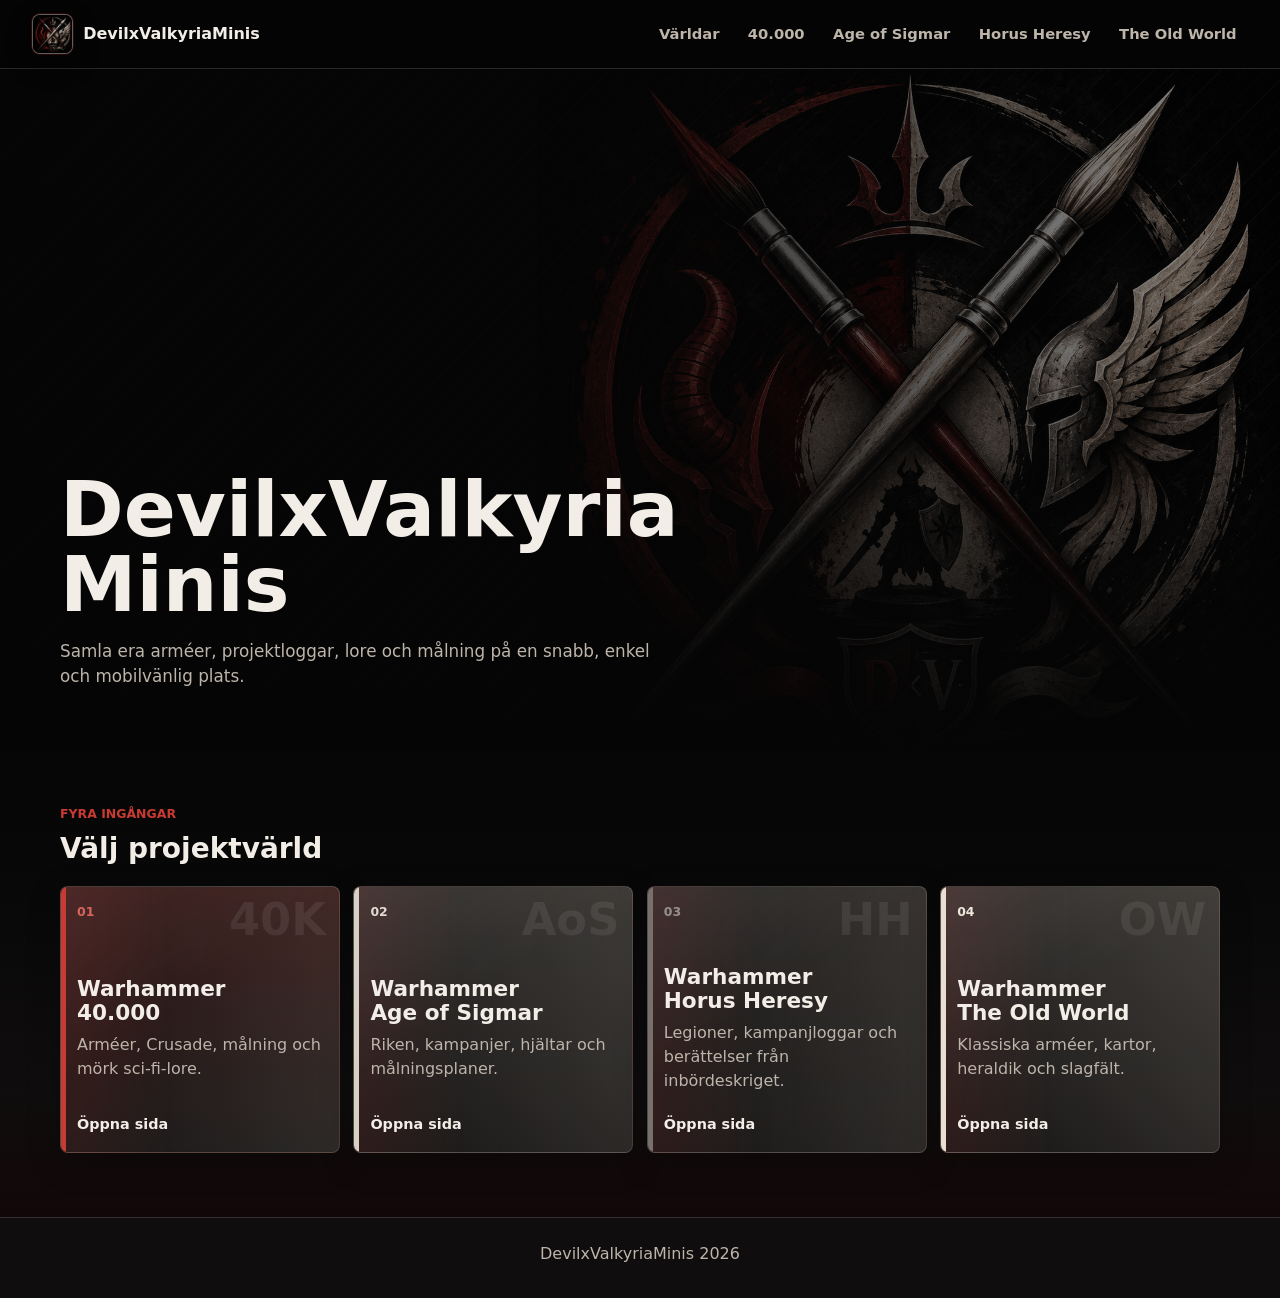
<file: index.html>
<!doctype html>
<html lang="sv">
  <head>
    <meta charset="utf-8" />
    <meta name="viewport" content="width=device-width, initial-scale=1" />
    <meta http-equiv="refresh" content="0; url=Homepage/" />
    <title>DevilxValkyriaMinis</title>
    <link rel="canonical" href="Homepage/" />
    <link rel="icon" type="image/png" href="assets/images/Main_Emblem.png" />
    <link rel="stylesheet" href="assets/css/styles.css" />
    <script>
      window.location.replace("Homepage/");
    </script>
  </head>
  <body class="redirect-page">
    <main class="redirect-box">
      <p>Skickar vidare till Homepage.</p>
      <a href="Homepage/">Gå till Homepage</a>
    </main>
  </body>
</html>
</file>
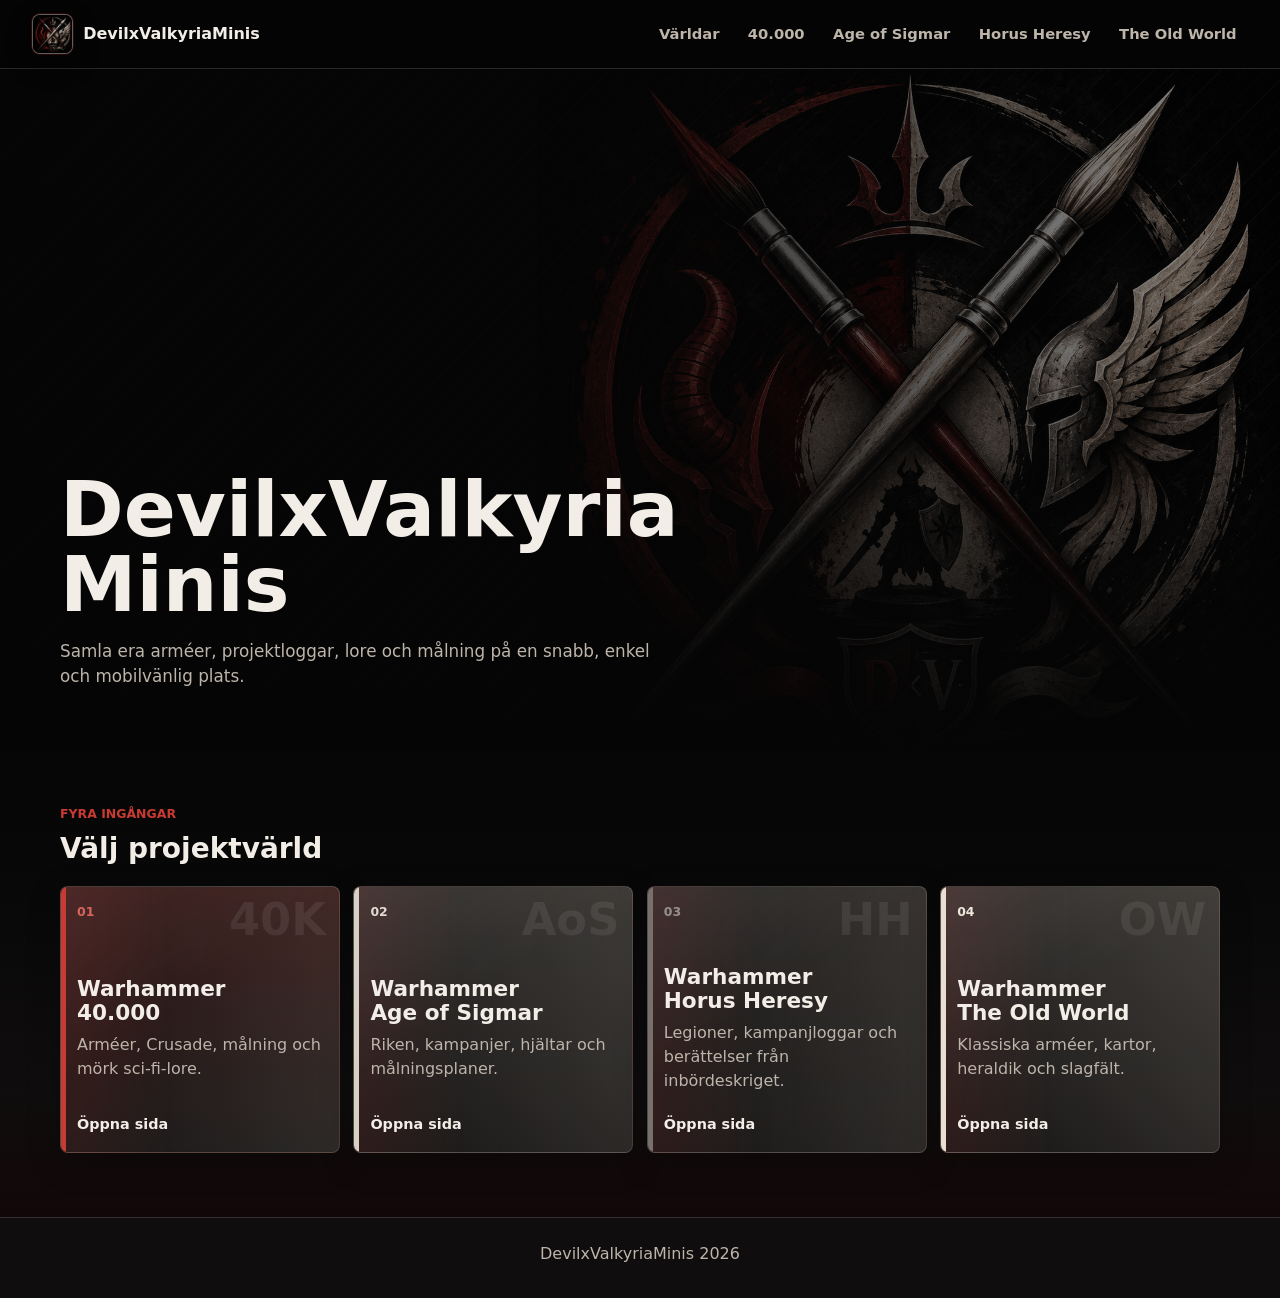
<file: Homepage/index.html>
<!doctype html>
<html lang="sv">
  <head>
    <meta charset="utf-8" />
    <meta name="viewport" content="width=device-width, initial-scale=1" />
    <title>DevilxValkyriaMinis</title>
    <meta
      name="description"
      content="DevilxValkyriaMinis är en lätt och smidig hobbycentral för Warhammer-projekt, arméer, målning och berättelser."
    />
    <link rel="icon" type="image/png" href="../assets/images/Main_Emblem.png" />
    <link rel="stylesheet" href="../assets/css/styles.css" />
    <script src="../assets/js/main.js" defer></script>
  </head>
  <body class="home-page">
    <a class="skip-link" href="#main">Hoppa till innehåll</a>

    <header class="site-header" aria-label="Sidhuvud">
      <a class="brand" href="./" aria-label="DevilxValkyriaMinis hem">
        <span class="brand__mark" aria-hidden="true">
          <img src="../assets/images/Main_Emblem_icon.jpg" alt="" />
        </span>
        <span>DevilxValkyriaMinis</span>
      </a>
      <button
        class="menu-toggle"
        type="button"
        aria-label="Öppna meny"
        aria-controls="site-menu"
        aria-expanded="false"
      >
        <span aria-hidden="true"></span>
        <span aria-hidden="true"></span>
        <span aria-hidden="true"></span>
      </button>
      <nav class="top-nav" id="site-menu" aria-label="Huvudnavigation">
        <a href="#systems">Världar</a>
        <a href="../pages/warhammer-40000.html">40.000</a>
        <a href="../pages/age-of-sigmar.html">Age of Sigmar</a>
        <a href="../pages/horus-heresy.html">Horus Heresy</a>
        <a href="../pages/the-old-world.html">The Old World</a>
      </nav>
    </header>

    <main id="main">
      <section class="hero" aria-labelledby="home-title">
        <div class="hero__media" aria-hidden="true"></div>
        <div class="hero__content">
          <h1 id="home-title">Devilx<wbr />Valkyria<wbr />Minis</h1>
          <p>
            Samla era arméer, projektloggar, lore och målning på en snabb,
            enkel och mobilvänlig plats.
          </p>
        </div>
      </section>

      <section class="system-section" id="systems" aria-labelledby="systems-title">
        <div class="section-heading">
          <p class="kicker">Fyra ingångar</p>
          <h2 id="systems-title">Välj projektvärld</h2>
        </div>

        <div class="system-grid">
          <a class="system-card card-40k" href="../pages/warhammer-40000.html" data-card>
            <span class="system-card__eyebrow">01</span>
            <span class="system-card__glyph" aria-hidden="true">40K</span>
            <h3>Warhammer 40.000</h3>
            <p>Arméer, Crusade, målning och mörk sci-fi-lore.</p>
            <span class="system-card__footer">Öppna sida</span>
          </a>

          <a class="system-card card-aos" href="../pages/age-of-sigmar.html" data-card>
            <span class="system-card__eyebrow">02</span>
            <span class="system-card__glyph" aria-hidden="true">AoS</span>
            <h3>Warhammer Age of Sigmar</h3>
            <p>Riken, kampanjer, hjältar och målningsplaner.</p>
            <span class="system-card__footer">Öppna sida</span>
          </a>

          <a class="system-card card-heresy" href="../pages/horus-heresy.html" data-card>
            <span class="system-card__eyebrow">03</span>
            <span class="system-card__glyph" aria-hidden="true">HH</span>
            <h3>Warhammer Horus Heresy</h3>
            <p>Legioner, kampanjloggar och berättelser från inbördeskriget.</p>
            <span class="system-card__footer">Öppna sida</span>
          </a>

          <a class="system-card card-old-world" href="../pages/the-old-world.html" data-card>
            <span class="system-card__eyebrow">04</span>
            <span class="system-card__glyph" aria-hidden="true">OW</span>
            <h3>Warhammer The Old World</h3>
            <p>Klassiska arméer, kartor, heraldik och slagfält.</p>
            <span class="system-card__footer">Öppna sida</span>
          </a>
        </div>
      </section>
    </main>

    <footer class="site-footer">
      <p>DevilxValkyriaMinis <span data-year></span></p>
    </footer>
  </body>
</html>
</file>
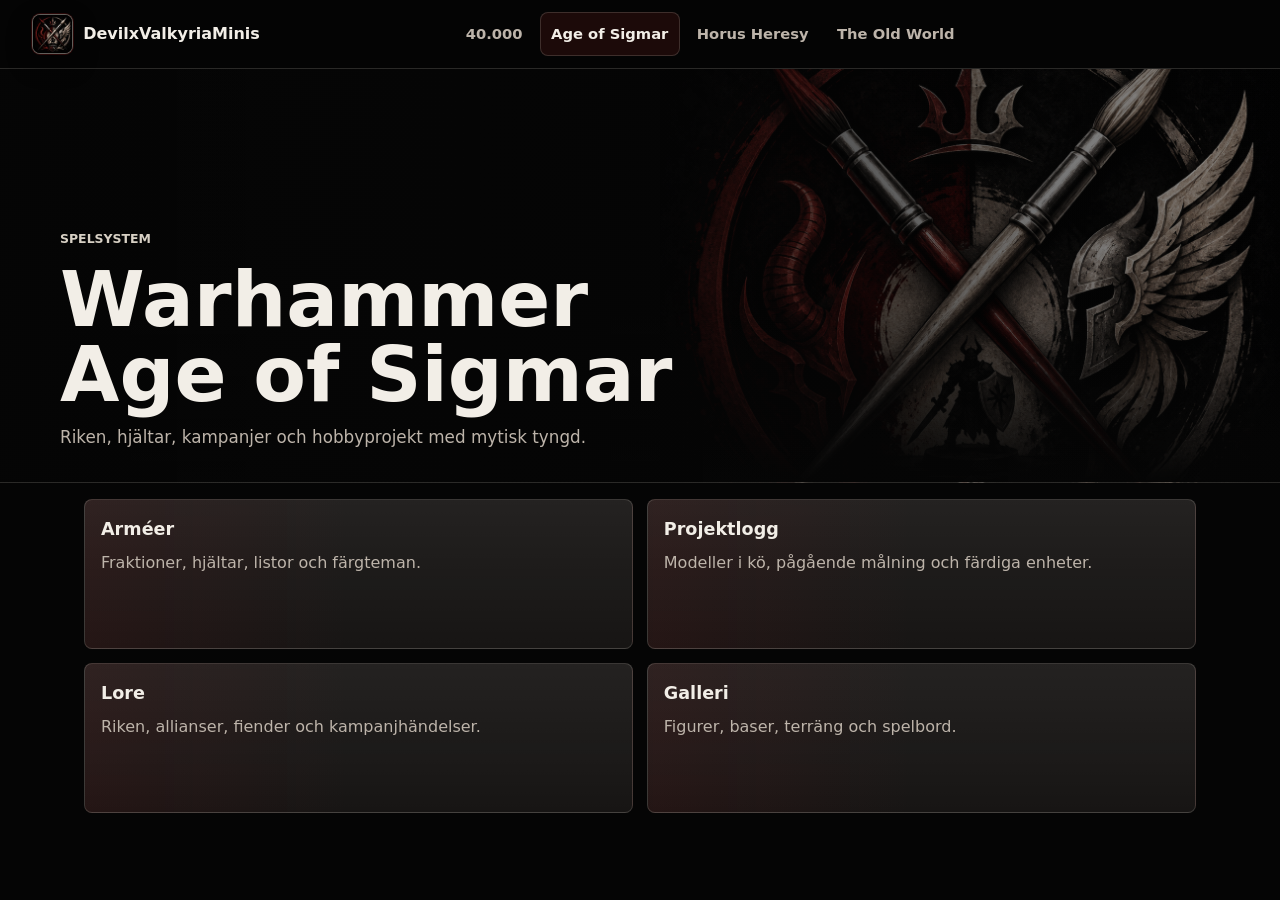
<file: pages/age-of-sigmar.html>
<!doctype html>
<html lang="sv">
  <head>
    <meta charset="utf-8" />
    <meta name="viewport" content="width=device-width, initial-scale=1" />
    <title>Warhammer Age of Sigmar | DevilxValkyriaMinis</title>
    <link rel="icon" type="image/png" href="../assets/images/Main_Emblem.png" />
    <link rel="stylesheet" href="../assets/css/styles.css" />
    <script src="../assets/js/main.js" defer></script>
  </head>
  <body class="detail-page page-aos">
    <a class="skip-link" href="#main">Hoppa till innehåll</a>

    <header class="site-header" aria-label="Sidhuvud">
      <a class="brand" href="../Homepage/">
        <span class="brand__mark" aria-hidden="true">
          <img src="../assets/images/Main_Emblem_icon.jpg" alt="" />
        </span>
        <span>DevilxValkyriaMinis</span>
      </a>
      <button
        class="menu-toggle"
        type="button"
        aria-label="Öppna meny"
        aria-controls="site-menu"
        aria-expanded="false"
      >
        <span aria-hidden="true"></span>
        <span aria-hidden="true"></span>
        <span aria-hidden="true"></span>
      </button>
      <nav class="top-nav top-nav--wide" id="site-menu" aria-label="Sidor">
        <a href="warhammer-40000.html">40.000</a>
        <a aria-current="page" href="age-of-sigmar.html">Age of Sigmar</a>
        <a href="horus-heresy.html">Horus Heresy</a>
        <a href="the-old-world.html">The Old World</a>
      </nav>
    </header>

    <main id="main" class="page-main">
      <section class="page-hero" aria-labelledby="page-title">
        <p class="kicker">Spelsystem</p>
        <h1 id="page-title">Warhammer Age of Sigmar</h1>
        <p>Riken, hjältar, kampanjer och hobbyprojekt med mytisk tyngd.</p>
      </section>

      <section class="workspace-grid" aria-label="Projektområden">
        <article class="workspace-panel">
          <h2>Arméer</h2>
          <p>Fraktioner, hjältar, listor och färgteman.</p>
        </article>
        <article class="workspace-panel">
          <h2>Projektlogg</h2>
          <p>Modeller i kö, pågående målning och färdiga enheter.</p>
        </article>
        <article class="workspace-panel">
          <h2>Lore</h2>
          <p>Riken, allianser, fiender och kampanjhändelser.</p>
        </article>
        <article class="workspace-panel">
          <h2>Galleri</h2>
          <p>Figurer, baser, terräng och spelbord.</p>
        </article>
      </section>
    </main>
  </body>
</html>
</file>
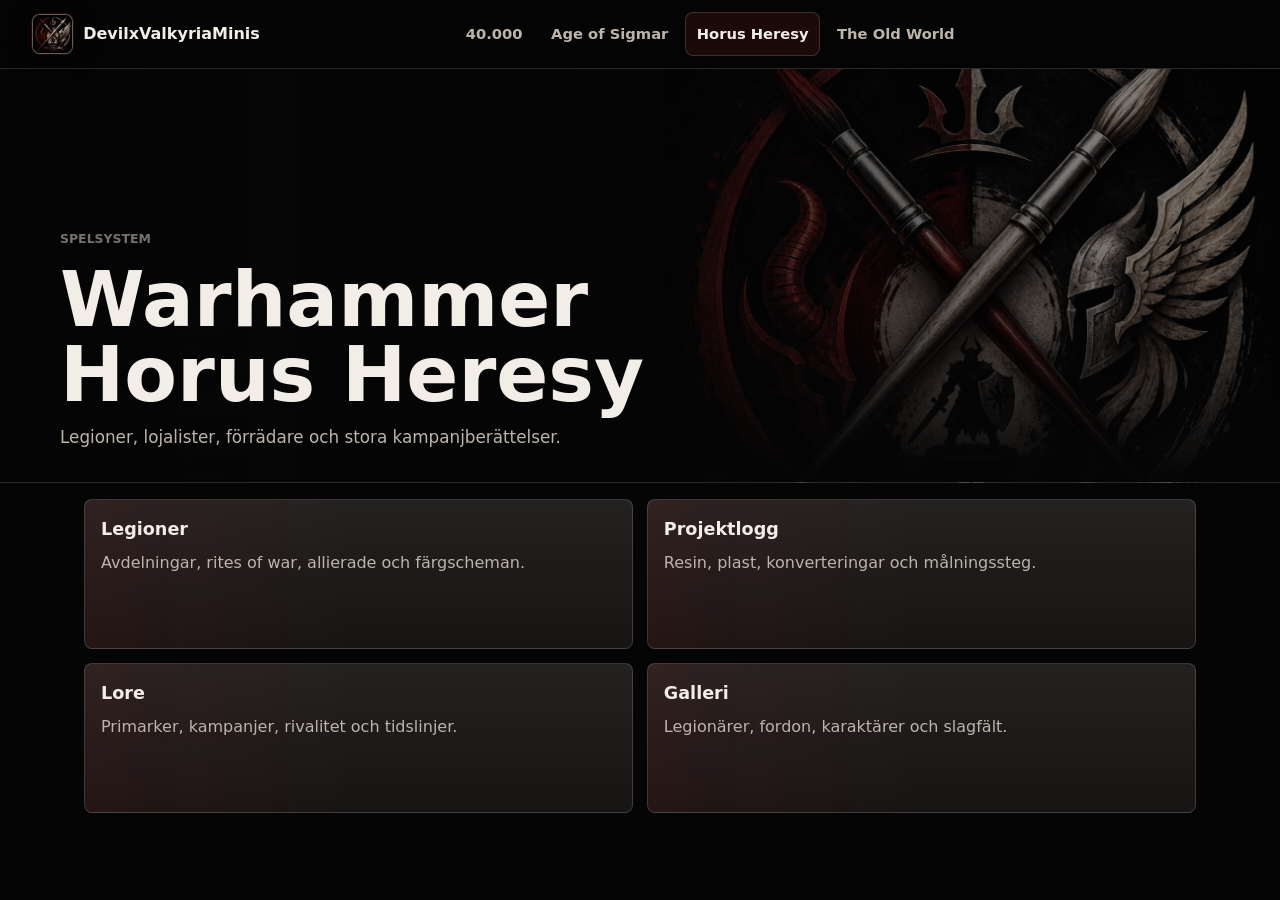
<file: pages/horus-heresy.html>
<!doctype html>
<html lang="sv">
  <head>
    <meta charset="utf-8" />
    <meta name="viewport" content="width=device-width, initial-scale=1" />
    <title>Warhammer Horus Heresy | DevilxValkyriaMinis</title>
    <link rel="icon" type="image/png" href="../assets/images/Main_Emblem.png" />
    <link rel="stylesheet" href="../assets/css/styles.css" />
    <script src="../assets/js/main.js" defer></script>
  </head>
  <body class="detail-page page-heresy">
    <a class="skip-link" href="#main">Hoppa till innehåll</a>

    <header class="site-header" aria-label="Sidhuvud">
      <a class="brand" href="../Homepage/">
        <span class="brand__mark" aria-hidden="true">
          <img src="../assets/images/Main_Emblem_icon.jpg" alt="" />
        </span>
        <span>DevilxValkyriaMinis</span>
      </a>
      <button
        class="menu-toggle"
        type="button"
        aria-label="Öppna meny"
        aria-controls="site-menu"
        aria-expanded="false"
      >
        <span aria-hidden="true"></span>
        <span aria-hidden="true"></span>
        <span aria-hidden="true"></span>
      </button>
      <nav class="top-nav top-nav--wide" id="site-menu" aria-label="Sidor">
        <a href="warhammer-40000.html">40.000</a>
        <a href="age-of-sigmar.html">Age of Sigmar</a>
        <a aria-current="page" href="horus-heresy.html">Horus Heresy</a>
        <a href="the-old-world.html">The Old World</a>
      </nav>
    </header>

    <main id="main" class="page-main">
      <section class="page-hero" aria-labelledby="page-title">
        <p class="kicker">Spelsystem</p>
        <h1 id="page-title">Warhammer Horus Heresy</h1>
        <p>Legioner, lojalister, förrädare och stora kampanjberättelser.</p>
      </section>

      <section class="workspace-grid" aria-label="Projektområden">
        <article class="workspace-panel">
          <h2>Legioner</h2>
          <p>Avdelningar, rites of war, allierade och färgscheman.</p>
        </article>
        <article class="workspace-panel">
          <h2>Projektlogg</h2>
          <p>Resin, plast, konverteringar och målningssteg.</p>
        </article>
        <article class="workspace-panel">
          <h2>Lore</h2>
          <p>Primarker, kampanjer, rivalitet och tidslinjer.</p>
        </article>
        <article class="workspace-panel">
          <h2>Galleri</h2>
          <p>Legionärer, fordon, karaktärer och slagfält.</p>
        </article>
      </section>
    </main>
  </body>
</html>
</file>
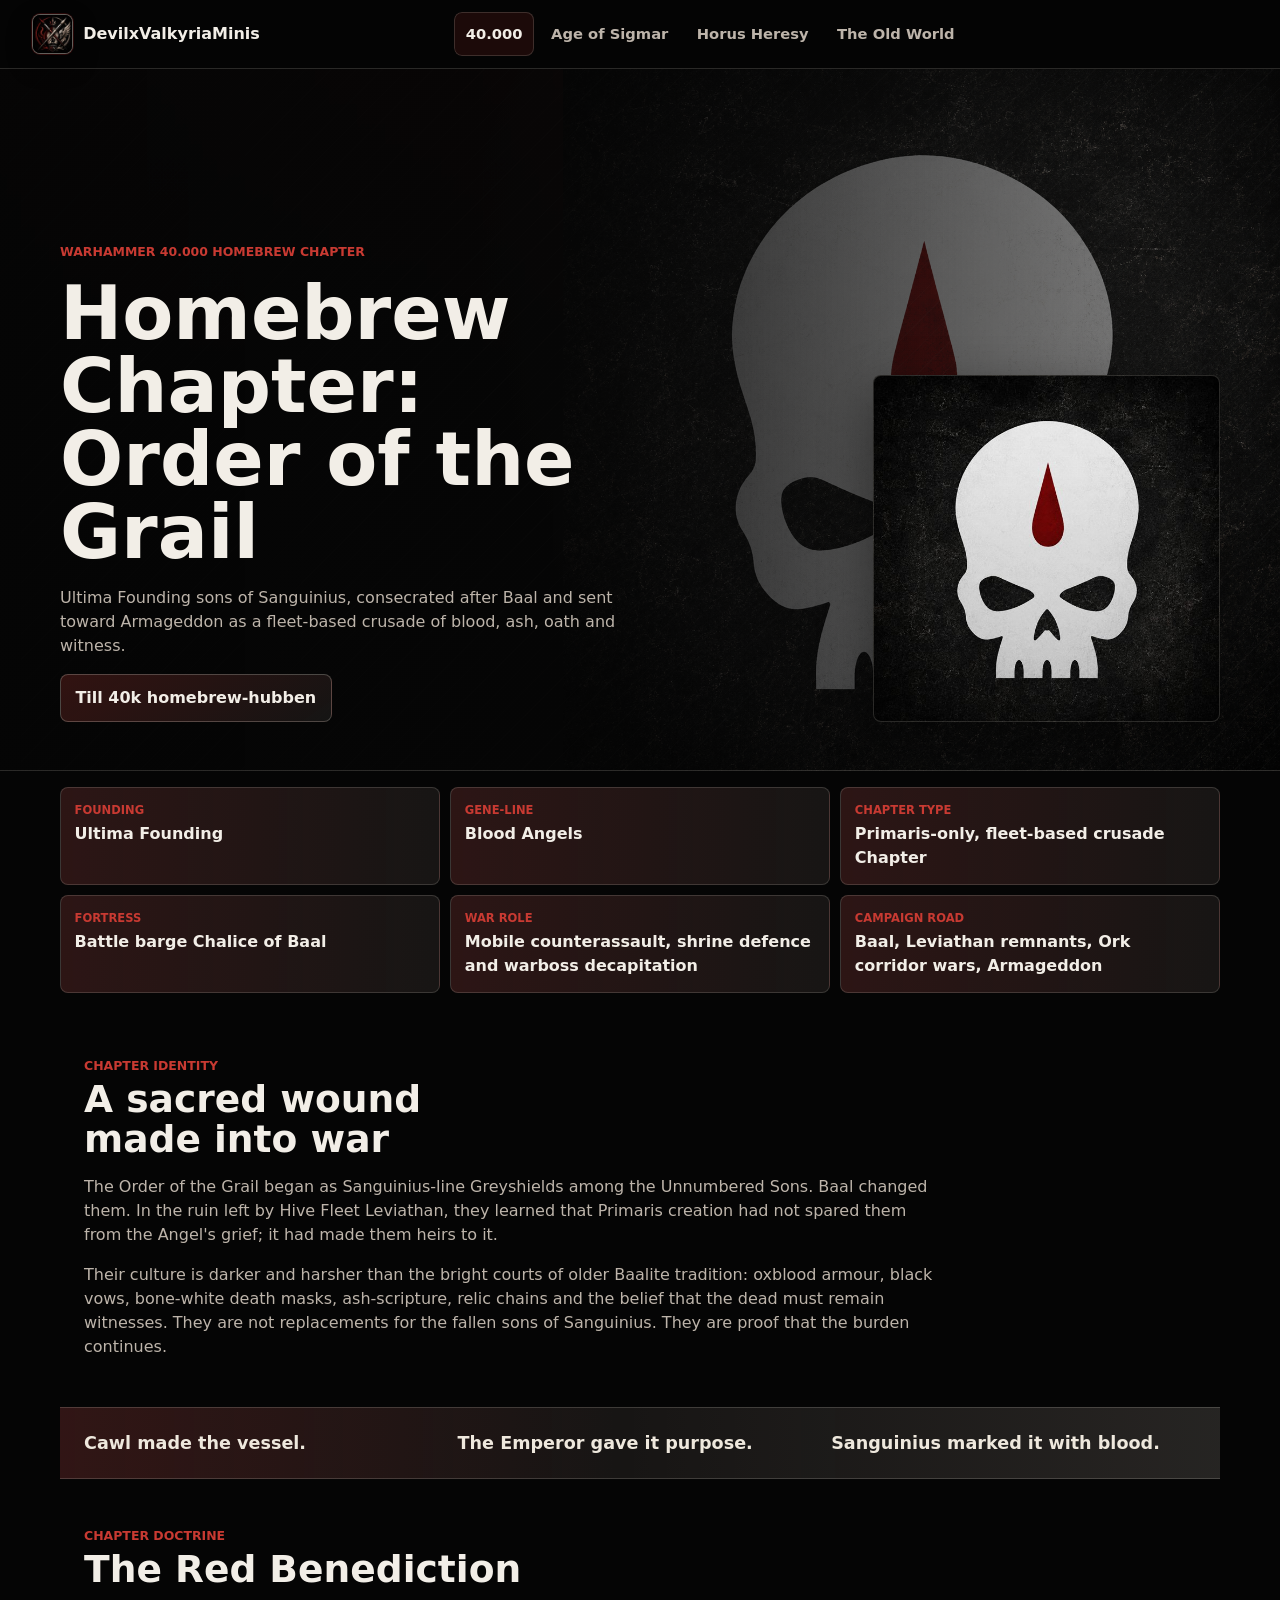
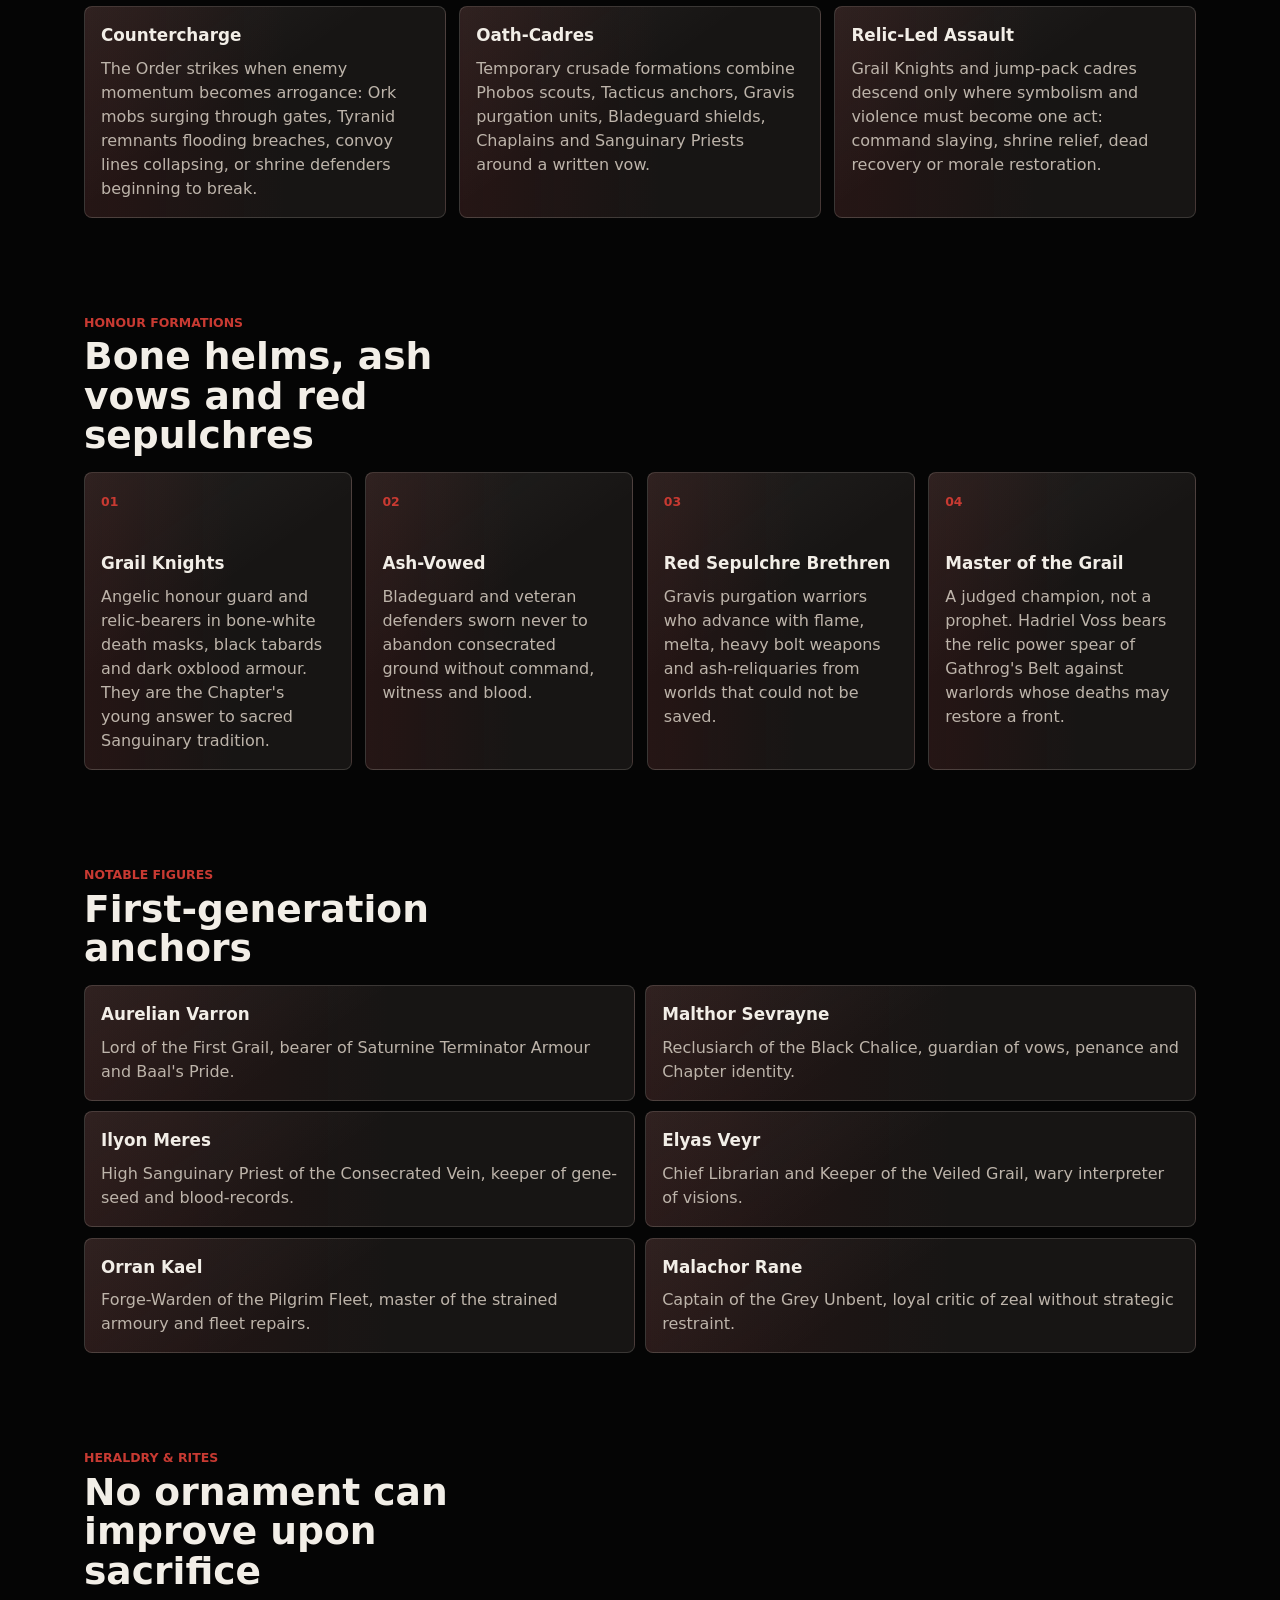
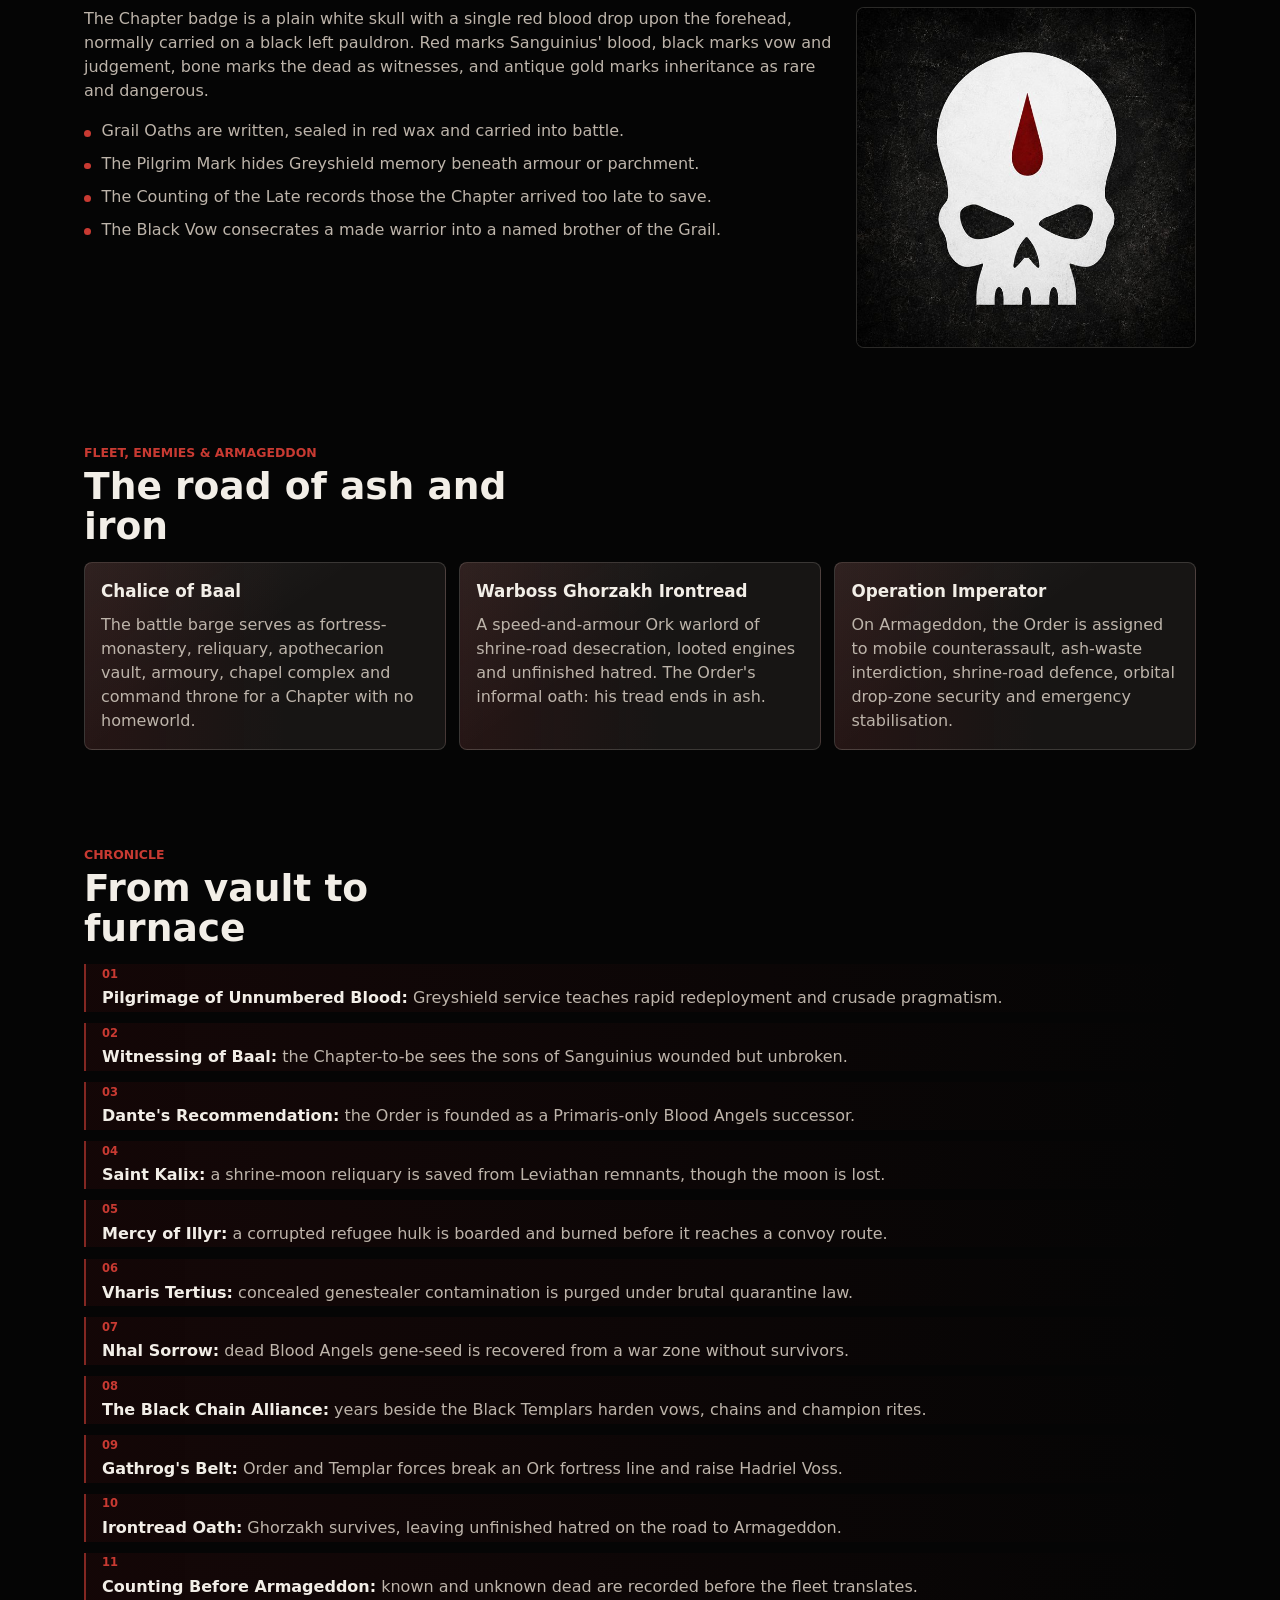
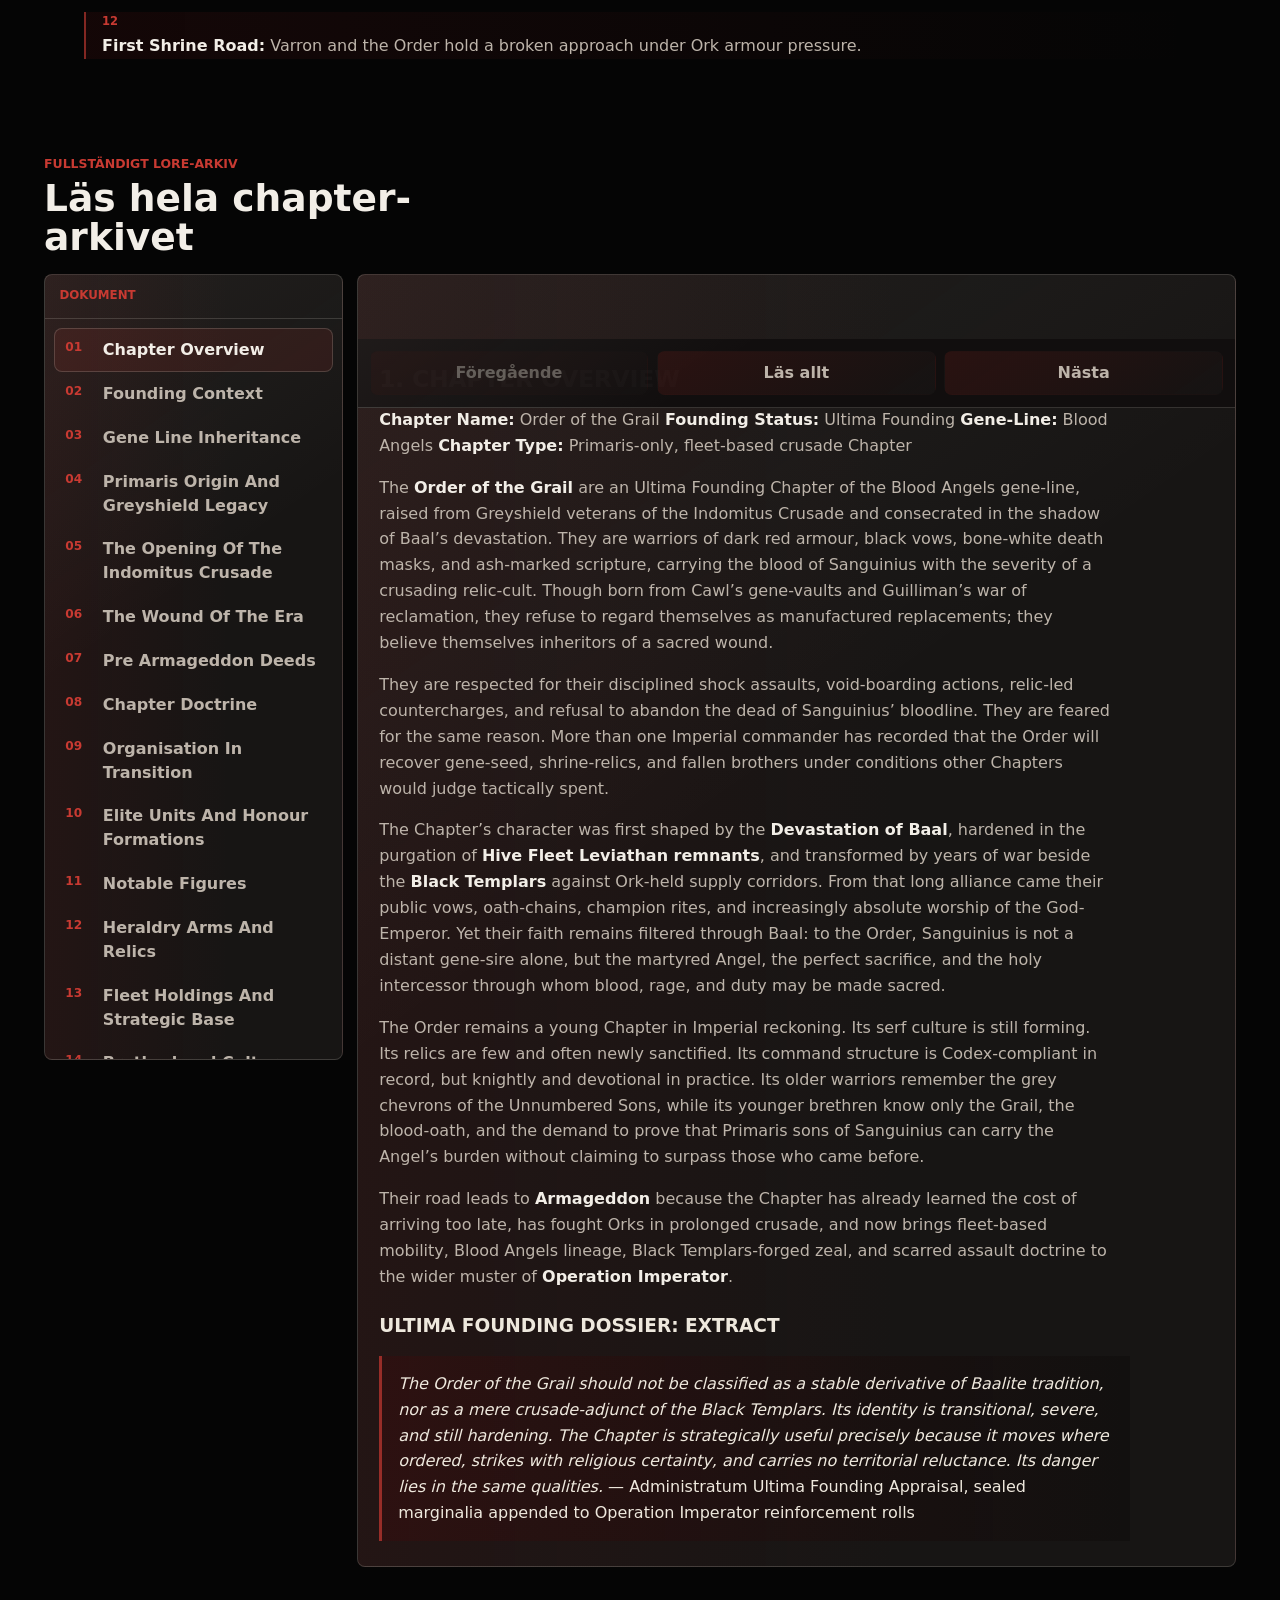
<file: pages/order-of-the-grail.html>
<!doctype html>
<html lang="sv">
  <head>
    <meta charset="utf-8" />
    <meta name="viewport" content="width=device-width, initial-scale=1" />
    <title>Order of the Grail | DevilxValkyriaMinis</title>
    <meta
      name="description"
      content="Homebrew Chapter profile for the Order of the Grail, an Ultima Founding Blood Angels successor of DevilxValkyriaMinis."
    />
    <link rel="icon" type="image/png" href="../assets/images/Order_Grail_Main_Emblem.png" />
    <link rel="stylesheet" href="../assets/css/styles.css" />
    <script src="../assets/js/main.js" defer></script>
  </head>
  <body class="detail-page page-40k">
    <a class="skip-link" href="#main">Hoppa till innehåll</a>

    <header class="site-header" aria-label="Sidhuvud">
      <a class="brand" href="../Homepage/">
        <span class="brand__mark" aria-hidden="true">
          <img src="../assets/images/Main_Emblem_icon.jpg" alt="" />
        </span>
        <span>DevilxValkyriaMinis</span>
      </a>
      <button
        class="menu-toggle"
        type="button"
        aria-label="Öppna meny"
        aria-controls="site-menu"
        aria-expanded="false"
      >
        <span aria-hidden="true"></span>
        <span aria-hidden="true"></span>
        <span aria-hidden="true"></span>
      </button>
      <nav class="top-nav top-nav--wide" id="site-menu" aria-label="Sidor">
        <a aria-current="page" href="warhammer-40000.html">40.000</a>
        <a href="age-of-sigmar.html">Age of Sigmar</a>
        <a href="horus-heresy.html">Horus Heresy</a>
        <a href="the-old-world.html">The Old World</a>
      </nav>
    </header>

    <main id="main" class="page-main grail-page">
      <section class="chapter-hero" aria-labelledby="page-title">
        <div class="chapter-hero__content">
          <p class="kicker">Warhammer 40.000 Homebrew Chapter</p>
          <h1 id="page-title">Homebrew Chapter: Order of the Grail</h1>
          <p>
            Ultima Founding sons of Sanguinius, consecrated after Baal and sent
            toward Armageddon as a fleet-based crusade of blood, ash, oath and
            witness.
          </p>
          <a class="chapter-back-link" href="warhammer-40000.html">Till 40k homebrew-hubben</a>
        </div>

        <div class="chapter-crest" aria-hidden="true"></div>
      </section>

      <section class="chapter-dossier" aria-label="Chapter dossier">
        <dl>
          <div>
            <dt>Founding</dt>
            <dd>Ultima Founding</dd>
          </div>
          <div>
            <dt>Gene-line</dt>
            <dd>Blood Angels</dd>
          </div>
          <div>
            <dt>Chapter Type</dt>
            <dd>Primaris-only, fleet-based crusade Chapter</dd>
          </div>
          <div>
            <dt>Fortress</dt>
            <dd>Battle barge Chalice of Baal</dd>
          </div>
          <div>
            <dt>War Role</dt>
            <dd>Mobile counterassault, shrine defence and warboss decapitation</dd>
          </div>
          <div>
            <dt>Campaign Road</dt>
            <dd>Baal, Leviathan remnants, Ork corridor wars, Armageddon</dd>
          </div>
        </dl>
      </section>

      <section class="chapter-section chapter-story" aria-labelledby="identity-title">
        <div class="chapter-section__heading">
          <p class="kicker">Chapter Identity</p>
          <h2 id="identity-title">A sacred wound made into war</h2>
        </div>
        <div class="chapter-copy">
          <p>
            The Order of the Grail began as Sanguinius-line Greyshields among
            the Unnumbered Sons. Baal changed them. In the ruin left by Hive
            Fleet Leviathan, they learned that Primaris creation had not spared
            them from the Angel's grief; it had made them heirs to it.
          </p>
          <p>
            Their culture is darker and harsher than the bright courts of older
            Baalite tradition: oxblood armour, black vows, bone-white death
            masks, ash-scripture, relic chains and the belief that the dead must
            remain witnesses. They are not replacements for the fallen sons of
            Sanguinius. They are proof that the burden continues.
          </p>
        </div>
      </section>

      <section class="chapter-creed" aria-label="Chapter creed">
        <p>Cawl made the vessel.</p>
        <p>The Emperor gave it purpose.</p>
        <p>Sanguinius marked it with blood.</p>
      </section>

      <section class="chapter-section" aria-labelledby="doctrine-title">
        <div class="chapter-section__heading">
          <p class="kicker">Chapter Doctrine</p>
          <h2 id="doctrine-title">The Red Benediction</h2>
        </div>
        <div class="doctrine-grid">
          <article class="doctrine-panel">
            <h3>Countercharge</h3>
            <p>
              The Order strikes when enemy momentum becomes arrogance:
              Ork mobs surging through gates, Tyranid remnants flooding
              breaches, convoy lines collapsing, or shrine defenders beginning
              to break.
            </p>
          </article>
          <article class="doctrine-panel">
            <h3>Oath-Cadres</h3>
            <p>
              Temporary crusade formations combine Phobos scouts, Tacticus
              anchors, Gravis purgation units, Bladeguard shields, Chaplains
              and Sanguinary Priests around a written vow.
            </p>
          </article>
          <article class="doctrine-panel">
            <h3>Relic-Led Assault</h3>
            <p>
              Grail Knights and jump-pack cadres descend only where symbolism
              and violence must become one act: command slaying, shrine relief,
              dead recovery or morale restoration.
            </p>
          </article>
        </div>
      </section>

      <section class="chapter-section" aria-labelledby="formations-title">
        <div class="chapter-section__heading">
          <p class="kicker">Honour Formations</p>
          <h2 id="formations-title">Bone helms, ash vows and red sepulchres</h2>
        </div>
        <div class="formation-grid">
          <article class="formation-card">
            <span>01</span>
            <h3>Grail Knights</h3>
            <p>
              Angelic honour guard and relic-bearers in bone-white death masks,
              black tabards and dark oxblood armour. They are the Chapter's
              young answer to sacred Sanguinary tradition.
            </p>
          </article>
          <article class="formation-card">
            <span>02</span>
            <h3>Ash-Vowed</h3>
            <p>
              Bladeguard and veteran defenders sworn never to abandon
              consecrated ground without command, witness and blood.
            </p>
          </article>
          <article class="formation-card">
            <span>03</span>
            <h3>Red Sepulchre Brethren</h3>
            <p>
              Gravis purgation warriors who advance with flame, melta, heavy
              bolt weapons and ash-reliquaries from worlds that could not be
              saved.
            </p>
          </article>
          <article class="formation-card">
            <span>04</span>
            <h3>Master of the Grail</h3>
            <p>
              A judged champion, not a prophet. Hadriel Voss bears the relic
              power spear of Gathrog's Belt against warlords whose deaths may
              restore a front.
            </p>
          </article>
        </div>
      </section>

      <section class="chapter-section roster-section" aria-labelledby="roster-title">
        <div class="chapter-section__heading">
          <p class="kicker">Notable Figures</p>
          <h2 id="roster-title">First-generation anchors</h2>
        </div>
        <div class="roster-list">
          <article>
            <h3>Aurelian Varron</h3>
            <p>Lord of the First Grail, bearer of Saturnine Terminator Armour and Baal's Pride.</p>
          </article>
          <article>
            <h3>Malthor Sevrayne</h3>
            <p>Reclusiarch of the Black Chalice, guardian of vows, penance and Chapter identity.</p>
          </article>
          <article>
            <h3>Ilyon Meres</h3>
            <p>High Sanguinary Priest of the Consecrated Vein, keeper of gene-seed and blood-records.</p>
          </article>
          <article>
            <h3>Elyas Veyr</h3>
            <p>Chief Librarian and Keeper of the Veiled Grail, wary interpreter of visions.</p>
          </article>
          <article>
            <h3>Orran Kael</h3>
            <p>Forge-Warden of the Pilgrim Fleet, master of the strained armoury and fleet repairs.</p>
          </article>
          <article>
            <h3>Malachor Rane</h3>
            <p>Captain of the Grey Unbent, loyal critic of zeal without strategic restraint.</p>
          </article>
        </div>
      </section>

      <section class="chapter-section heraldry-section" aria-labelledby="heraldry-title">
        <div class="chapter-section__heading">
          <p class="kicker">Heraldry & Rites</p>
          <h2 id="heraldry-title">No ornament can improve upon sacrifice</h2>
        </div>
        <div class="heraldry-layout">
          <div class="heraldry-copy">
            <p>
              The Chapter badge is a plain white skull with a single red blood
              drop upon the forehead, normally carried on a black left pauldron.
              Red marks Sanguinius' blood, black marks vow and judgement, bone
              marks the dead as witnesses, and antique gold marks inheritance as
              rare and dangerous.
            </p>
            <ul class="rite-list">
              <li>Grail Oaths are written, sealed in red wax and carried into battle.</li>
              <li>The Pilgrim Mark hides Greyshield memory beneath armour or parchment.</li>
              <li>The Counting of the Late records those the Chapter arrived too late to save.</li>
              <li>The Black Vow consecrates a made warrior into a named brother of the Grail.</li>
            </ul>
          </div>
          <figure class="badge-panel">
            <img
              src="../assets/images/Order_Grail_Main_Emblem_card.jpg"
              alt="The white skull and red blood drop badge of the Order of the Grail"
            />
          </figure>
        </div>
      </section>

      <section class="chapter-section theatre-section" aria-labelledby="theatre-title">
        <div class="chapter-section__heading">
          <p class="kicker">Fleet, Enemies & Armageddon</p>
          <h2 id="theatre-title">The road of ash and iron</h2>
        </div>
        <div class="theatre-grid">
          <article>
            <h3>Chalice of Baal</h3>
            <p>
              The battle barge serves as fortress-monastery, reliquary,
              apothecarion vault, armoury, chapel complex and command throne for
              a Chapter with no homeworld.
            </p>
          </article>
          <article>
            <h3>Warboss Ghorzakh Irontread</h3>
            <p>
              A speed-and-armour Ork warlord of shrine-road desecration,
              looted engines and unfinished hatred. The Order's informal oath:
              his tread ends in ash.
            </p>
          </article>
          <article>
            <h3>Operation Imperator</h3>
            <p>
              On Armageddon, the Order is assigned to mobile counterassault,
              ash-waste interdiction, shrine-road defence, orbital drop-zone
              security and emergency stabilisation.
            </p>
          </article>
        </div>
      </section>

      <section class="chapter-section chronicle-section" aria-labelledby="chronicle-title">
        <div class="chapter-section__heading">
          <p class="kicker">Chronicle</p>
          <h2 id="chronicle-title">From vault to furnace</h2>
        </div>
        <ol class="chronicle-list">
          <li><strong>Pilgrimage of Unnumbered Blood:</strong> Greyshield service teaches rapid redeployment and crusade pragmatism.</li>
          <li><strong>Witnessing of Baal:</strong> the Chapter-to-be sees the sons of Sanguinius wounded but unbroken.</li>
          <li><strong>Dante's Recommendation:</strong> the Order is founded as a Primaris-only Blood Angels successor.</li>
          <li><strong>Saint Kalix:</strong> a shrine-moon reliquary is saved from Leviathan remnants, though the moon is lost.</li>
          <li><strong>Mercy of Illyr:</strong> a corrupted refugee hulk is boarded and burned before it reaches a convoy route.</li>
          <li><strong>Vharis Tertius:</strong> concealed genestealer contamination is purged under brutal quarantine law.</li>
          <li><strong>Nhal Sorrow:</strong> dead Blood Angels gene-seed is recovered from a war zone without survivors.</li>
          <li><strong>The Black Chain Alliance:</strong> years beside the Black Templars harden vows, chains and champion rites.</li>
          <li><strong>Gathrog's Belt:</strong> Order and Templar forces break an Ork fortress line and raise Hadriel Voss.</li>
          <li><strong>Irontread Oath:</strong> Ghorzakh survives, leaving unfinished hatred on the road to Armageddon.</li>
          <li><strong>Counting Before Armageddon:</strong> known and unknown dead are recorded before the fleet translates.</li>
          <li><strong>First Shrine Road:</strong> Varron and the Order hold a broken approach under Ork armour pressure.</li>
        </ol>
      </section>

      <section
        class="chapter-section lore-reader-section"
        aria-labelledby="full-lore-title"
        data-lore-reader
        data-lore-base="../lore_docs/warhammer_40k/The_Order_of_the_Grail/"
      >
        <div class="chapter-section__heading">
          <p class="kicker">Fullständigt lore-arkiv</p>
          <h2 id="full-lore-title">Läs hela chapter-arkivet</h2>
        </div>

        <div class="lore-reader">
          <aside class="lore-reader__nav" aria-label="Lore documents">
            <div class="lore-reader__nav-title">Dokument</div>
            <div class="lore-reader__list" data-lore-list></div>
          </aside>

          <div class="lore-reader__content">
            <div class="lore-reader__toolbar" aria-label="Lore reader controls">
              <button type="button" data-lore-prev>Föregående</button>
              <button type="button" data-lore-all>Läs allt</button>
              <button type="button" data-lore-next>Nästa</button>
            </div>
            <article class="markdown-body" data-lore-output aria-live="polite">
              <p class="lore-reader__empty">Laddar chapter-dokument...</p>
            </article>
          </div>
        </div>
      </section>
    </main>
  </body>
</html>
</file>
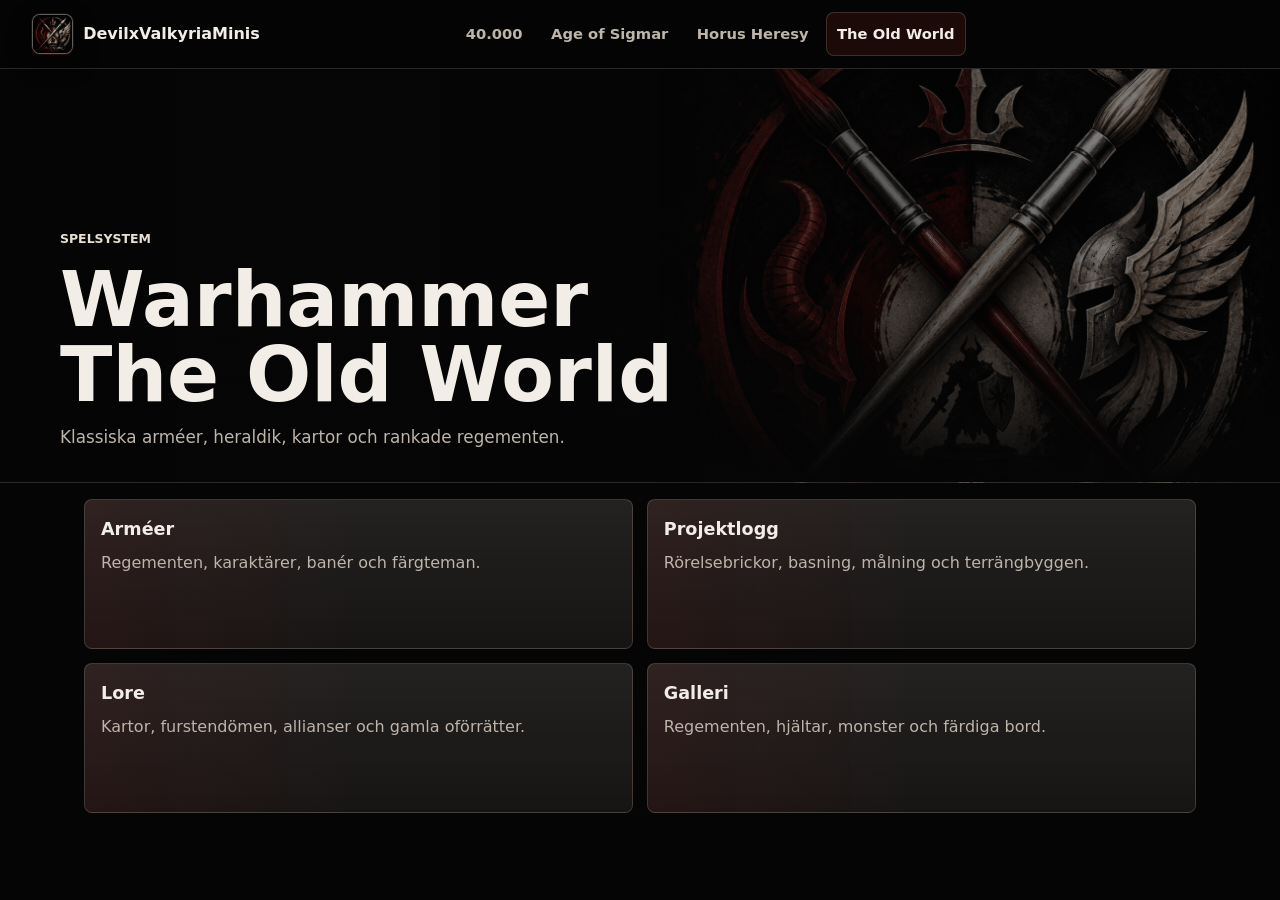
<file: pages/the-old-world.html>
<!doctype html>
<html lang="sv">
  <head>
    <meta charset="utf-8" />
    <meta name="viewport" content="width=device-width, initial-scale=1" />
    <title>Warhammer The Old World | DevilxValkyriaMinis</title>
    <link rel="icon" type="image/png" href="../assets/images/Main_Emblem.png" />
    <link rel="stylesheet" href="../assets/css/styles.css" />
    <script src="../assets/js/main.js" defer></script>
  </head>
  <body class="detail-page page-old-world">
    <a class="skip-link" href="#main">Hoppa till innehåll</a>

    <header class="site-header" aria-label="Sidhuvud">
      <a class="brand" href="../Homepage/">
        <span class="brand__mark" aria-hidden="true">
          <img src="../assets/images/Main_Emblem_icon.jpg" alt="" />
        </span>
        <span>DevilxValkyriaMinis</span>
      </a>
      <button
        class="menu-toggle"
        type="button"
        aria-label="Öppna meny"
        aria-controls="site-menu"
        aria-expanded="false"
      >
        <span aria-hidden="true"></span>
        <span aria-hidden="true"></span>
        <span aria-hidden="true"></span>
      </button>
      <nav class="top-nav top-nav--wide" id="site-menu" aria-label="Sidor">
        <a href="warhammer-40000.html">40.000</a>
        <a href="age-of-sigmar.html">Age of Sigmar</a>
        <a href="horus-heresy.html">Horus Heresy</a>
        <a aria-current="page" href="the-old-world.html">The Old World</a>
      </nav>
    </header>

    <main id="main" class="page-main">
      <section class="page-hero" aria-labelledby="page-title">
        <p class="kicker">Spelsystem</p>
        <h1 id="page-title">Warhammer The Old World</h1>
        <p>Klassiska arméer, heraldik, kartor och rankade regementen.</p>
      </section>

      <section class="workspace-grid" aria-label="Projektområden">
        <article class="workspace-panel">
          <h2>Arméer</h2>
          <p>Regementen, karaktärer, banér och färgteman.</p>
        </article>
        <article class="workspace-panel">
          <h2>Projektlogg</h2>
          <p>Rörelsebrickor, basning, målning och terrängbyggen.</p>
        </article>
        <article class="workspace-panel">
          <h2>Lore</h2>
          <p>Kartor, furstendömen, allianser och gamla oförrätter.</p>
        </article>
        <article class="workspace-panel">
          <h2>Galleri</h2>
          <p>Regementen, hjältar, monster och färdiga bord.</p>
        </article>
      </section>
    </main>
  </body>
</html>
</file>
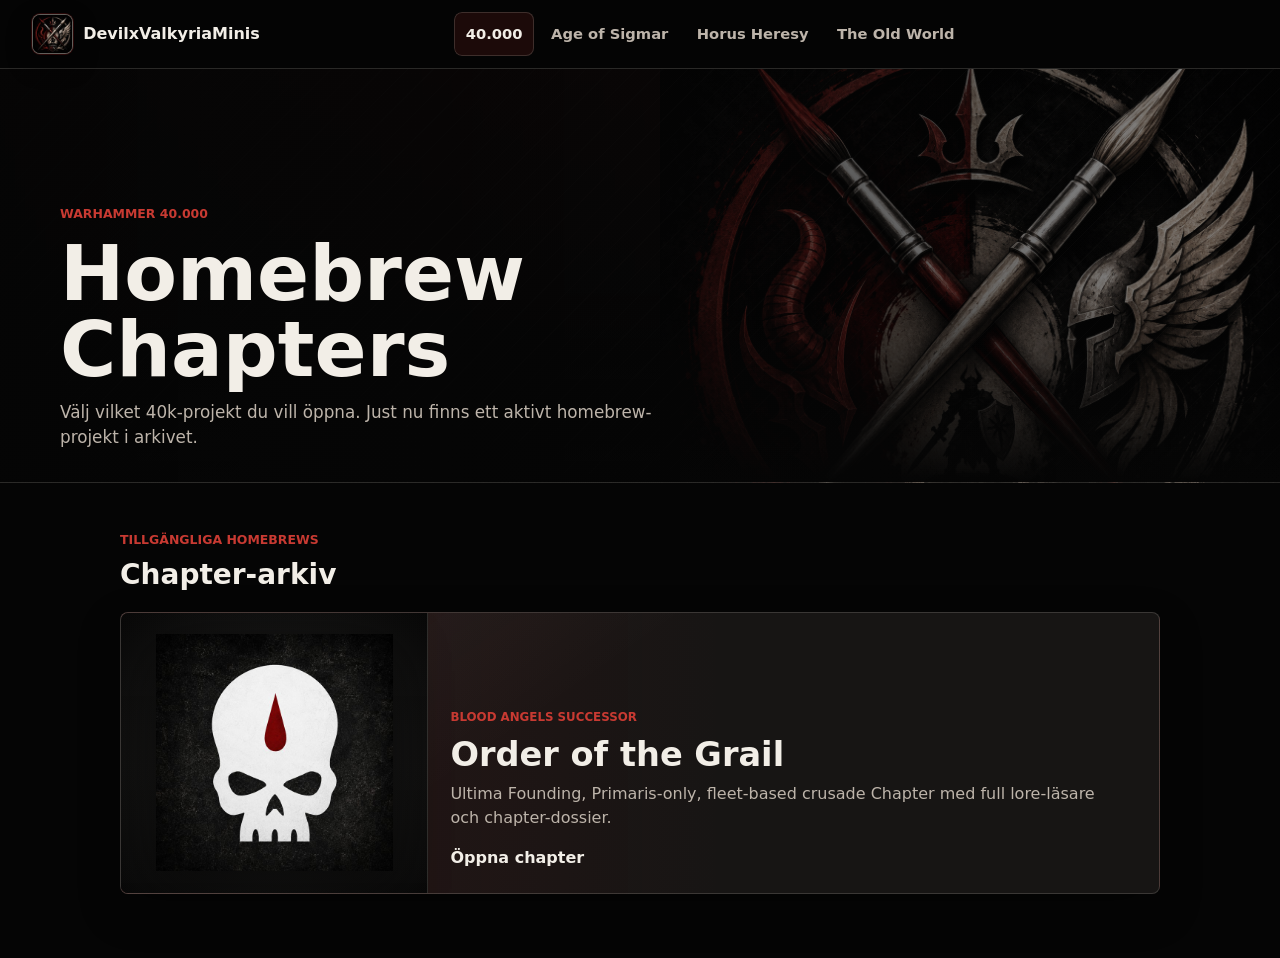
<file: pages/warhammer-40000.html>
<!doctype html>
<html lang="sv">
  <head>
    <meta charset="utf-8" />
    <meta name="viewport" content="width=device-width, initial-scale=1" />
    <title>Warhammer 40.000 Homebrews | DevilxValkyriaMinis</title>
    <meta
      name="description"
      content="Välj mellan Warhammer 40.000 homebrew-projekt hos DevilxValkyriaMinis."
    />
    <link rel="icon" type="image/png" href="../assets/images/Main_Emblem.png" />
    <link rel="stylesheet" href="../assets/css/styles.css" />
    <script src="../assets/js/main.js" defer></script>
  </head>
  <body class="detail-page page-40k">
    <a class="skip-link" href="#main">Hoppa till innehåll</a>

    <header class="site-header" aria-label="Sidhuvud">
      <a class="brand" href="../Homepage/">
        <span class="brand__mark" aria-hidden="true">
          <img src="../assets/images/Main_Emblem_icon.jpg" alt="" />
        </span>
        <span>DevilxValkyriaMinis</span>
      </a>
      <button
        class="menu-toggle"
        type="button"
        aria-label="Öppna meny"
        aria-controls="site-menu"
        aria-expanded="false"
      >
        <span aria-hidden="true"></span>
        <span aria-hidden="true"></span>
        <span aria-hidden="true"></span>
      </button>
      <nav class="top-nav top-nav--wide" id="site-menu" aria-label="Sidor">
        <a aria-current="page" href="warhammer-40000.html">40.000</a>
        <a href="age-of-sigmar.html">Age of Sigmar</a>
        <a href="horus-heresy.html">Horus Heresy</a>
        <a href="the-old-world.html">The Old World</a>
      </nav>
    </header>

    <main id="main" class="page-main homebrew-hub">
      <section class="page-hero homebrew-hero" aria-labelledby="page-title">
        <p class="kicker">Warhammer 40.000</p>
        <h1 id="page-title">Homebrew Chapters</h1>
        <p>
          Välj vilket 40k-projekt du vill öppna. Just nu finns ett aktivt
          homebrew-projekt i arkivet.
        </p>
      </section>

      <section class="homebrew-section" aria-labelledby="homebrew-title">
        <div class="section-heading">
          <p class="kicker">Tillgängliga homebrews</p>
          <h2 id="homebrew-title">Chapter-arkiv</h2>
        </div>

        <div class="homebrew-grid">
          <a class="homebrew-card" href="order-of-the-grail.html">
            <span class="homebrew-card__media" aria-hidden="true"></span>
            <span class="homebrew-card__body">
              <span class="homebrew-card__eyebrow">Blood Angels Successor</span>
              <span class="homebrew-card__title">Order of the Grail</span>
              <span class="homebrew-card__text">
                Ultima Founding, Primaris-only, fleet-based crusade Chapter
                med full lore-läsare och chapter-dossier.
              </span>
              <span class="homebrew-card__footer">Öppna chapter</span>
            </span>
          </a>
        </div>
      </section>
    </main>
  </body>
</html>
</file>
<file: assets/css/styles.css>
:root {
  --bg: #050505;
  --bg-soft: #0f0d0d;
  --surface: #171514;
  --surface-strong: #24201e;
  --text: #f2eee7;
  --muted: #bdb4aa;
  --line: rgba(232, 224, 214, 0.17);
  --shadow: 0 18px 52px rgba(0, 0, 0, 0.48);
  --blood: #8e1718;
  --blood-bright: #c83a32;
  --silver: #d7d0c4;
  --iron: #78716b;
  --ember: #4b0c0d;
  --bone: #e8dfd2;
  --accent: var(--blood-bright);
  --radius: 8px;
  --header-height: 64px;
  --page-pad: 1rem;
}

* {
  box-sizing: border-box;
}

html {
  scroll-behavior: smooth;
}

body {
  min-height: 100vh;
  margin: 0;
  overflow-x: hidden;
  background: var(--bg);
  color: var(--text);
  font-family:
    Inter, ui-sans-serif, system-ui, -apple-system, BlinkMacSystemFont, "Segoe UI",
    sans-serif;
  line-height: 1.5;
  letter-spacing: 0;
  -webkit-text-size-adjust: 100%;
  text-size-adjust: 100%;
}

body::selection {
  background: var(--blood-bright);
  color: var(--text);
}

a {
  color: inherit;
  text-decoration: none;
}

p,
h1,
h2,
h3 {
  margin: 0;
}

.skip-link {
  position: fixed;
  left: 1rem;
  top: 1rem;
  z-index: 20;
  transform: translateY(-160%);
  border-radius: var(--radius);
  background: var(--bone);
  color: #111;
  padding: 0.65rem 0.9rem;
  font-weight: 700;
}

.skip-link:focus {
  transform: translateY(0);
}

.site-header {
  position: sticky;
  top: 0;
  z-index: 10;
  display: flex;
  align-items: center;
  justify-content: space-between;
  gap: 0.75rem;
  width: 100%;
  max-width: 100vw;
  min-height: var(--header-height);
  padding: 0.75rem max(var(--page-pad), env(safe-area-inset-right)) 0.75rem
    max(var(--page-pad), env(safe-area-inset-left));
  border-bottom: 1px solid var(--line);
  background: rgba(5, 5, 5, 0.9);
  backdrop-filter: blur(16px);
}

.brand {
  display: inline-flex;
  align-items: center;
  flex: 0 1 auto;
  gap: 0.65rem;
  min-width: 0;
  max-width: min(74vw, calc(100% - 4rem));
  font-weight: 800;
}

.brand > span:last-child {
  display: none;
  min-width: 0;
  overflow: hidden;
  text-overflow: ellipsis;
  white-space: nowrap;
}

.brand__mark {
  display: inline-grid;
  width: 2.55rem;
  height: 2.55rem;
  flex: 0 0 auto;
  place-items: center;
  overflow: hidden;
  border: 1px solid rgba(215, 208, 196, 0.44);
  border-radius: var(--radius);
  background: #050505;
  box-shadow:
    0 0 0 1px rgba(142, 23, 24, 0.28),
    0 10px 24px rgba(0, 0, 0, 0.38);
  font-size: 0.8rem;
}

.brand__mark img {
  width: 100%;
  height: 100%;
  object-fit: cover;
}

.menu-toggle {
  position: fixed;
  right: 0.85rem;
  top: 0.62rem;
  z-index: 30;
  display: inline-grid;
  width: 2.75rem;
  height: 2.75rem;
  flex: 0 0 auto;
  place-items: center;
  gap: 0.22rem;
  appearance: none;
  border: 1px solid rgba(232, 224, 214, 0.28);
  border-radius: var(--radius);
  background:
    linear-gradient(145deg, rgba(200, 58, 50, 0.42), rgba(255, 255, 255, 0.08)),
    #160b0b;
  color: var(--text);
  cursor: pointer;
  padding: 0;
  box-shadow:
    0 0 0 1px rgba(200, 58, 50, 0.28),
    0 10px 24px rgba(0, 0, 0, 0.34);
}

.menu-toggle span {
  display: block;
  width: 1.05rem;
  height: 2px;
  border-radius: 999px;
  background: currentColor;
  transition:
    opacity 160ms ease,
    transform 160ms ease;
}

.site-header.is-menu-open .menu-toggle span:nth-child(1) {
  transform: translateY(6px) rotate(45deg);
}

.site-header.is-menu-open .menu-toggle span:nth-child(2) {
  opacity: 0;
}

.site-header.is-menu-open .menu-toggle span:nth-child(3) {
  transform: translateY(-6px) rotate(-45deg);
}

.top-nav {
  position: fixed;
  top: calc(var(--header-height) + 0.5rem);
  left: 0.75rem;
  right: 0.75rem;
  display: none;
  flex-direction: column;
  align-items: center;
  justify-content: flex-start;
  flex: 1 1 auto;
  gap: 0.35rem;
  min-width: 0;
  max-height: calc(100svh - var(--header-height) - 1.25rem);
  overflow-y: auto;
  border: 1px solid var(--line);
  border-radius: var(--radius);
  background:
    linear-gradient(145deg, rgba(142, 23, 24, 0.18), rgba(255, 255, 255, 0.04)),
    rgba(8, 7, 7, 0.98);
  padding: 0.6rem;
  box-shadow: var(--shadow);
  scrollbar-width: none;
}

.site-header.is-menu-open .top-nav {
  display: flex;
}

.top-nav::-webkit-scrollbar {
  display: none;
}

.top-nav a {
  display: flex;
  align-items: center;
  width: 100%;
  min-height: 44px;
  flex: 0 0 auto;
  border: 1px solid transparent;
  border-radius: var(--radius);
  color: var(--muted);
  padding: 0.5rem 0.65rem;
  font-size: 0.92rem;
  font-weight: 700;
}

.top-nav a:hover,
.top-nav a:focus-visible,
.top-nav a[aria-current="page"] {
  border-color: var(--line);
  background: rgba(200, 58, 50, 0.12);
  color: var(--text);
}

.top-nav--wide {
  flex: 1 1 auto;
  justify-content: flex-start;
  max-width: none;
}

.hero {
  position: relative;
  display: grid;
  min-height: min(68svh, 620px);
  overflow: hidden;
  isolation: isolate;
}

.hero__media {
  position: absolute;
  inset: 0;
  z-index: -2;
  background:
    linear-gradient(90deg, rgba(5, 5, 5, 0.97), rgba(5, 5, 5, 0.75) 52%, rgba(5, 5, 5, 0.3)),
    linear-gradient(0deg, rgba(5, 5, 5, 1), rgba(5, 5, 5, 0.18) 54%),
    repeating-linear-gradient(135deg, rgba(255, 255, 255, 0.035) 0 1px, transparent 1px 16px),
    url("../images/Main_Emblem_mobile.jpg");
  background-position:
    center,
    center,
    center,
    center 12%;
  background-repeat: repeat, repeat, repeat, no-repeat;
  background-size:
    cover,
    cover,
    auto,
    min(106vw, 560px) auto;
}

.hero__content {
  display: grid;
  align-content: end;
  gap: 1rem;
  width: min(100%, 760px);
  padding: 3.75rem var(--page-pad) 3rem;
}

.kicker {
  color: var(--blood-bright);
  font-size: 0.78rem;
  font-weight: 900;
  text-transform: uppercase;
}

.hero h1,
.page-hero h1 {
  max-width: 12ch;
  font-size: 2.45rem;
  line-height: 0.98;
  overflow-wrap: anywhere;
}

.hero p:not(.kicker),
.page-hero p:not(.kicker) {
  max-width: 38rem;
  color: var(--muted);
  font-size: 1.05rem;
}

.system-section {
  padding: 2rem var(--page-pad) 2.75rem;
  background:
    linear-gradient(180deg, var(--bg), var(--bg-soft) 74%, #120708),
    var(--bg);
}

.section-heading {
  display: grid;
  gap: 0.25rem;
  margin: 0 auto 1rem;
  width: min(100%, 1160px);
}

.section-heading h2 {
  font-size: 1.75rem;
}

.system-grid {
  display: grid;
  gap: 0.85rem;
  width: min(100%, 1160px);
  margin: 0 auto;
}

.system-card {
  --accent: var(--silver);
  --accent-soft: rgba(215, 208, 196, 0.12);
  position: relative;
  display: grid;
  min-height: 176px;
  overflow: hidden;
  border: 1px solid var(--line);
  border-radius: var(--radius);
  background:
    linear-gradient(145deg, rgba(255, 255, 255, 0.06), transparent 42%),
    linear-gradient(90deg, rgba(142, 23, 24, 0.14), transparent 38%, rgba(215, 208, 196, 0.08)),
    linear-gradient(180deg, var(--accent-soft), rgba(255, 255, 255, 0.03)),
    var(--surface);
  padding: 1rem;
  box-shadow: 0 10px 34px rgba(0, 0, 0, 0.22);
  transition:
    border-color 180ms ease,
    transform 180ms ease,
    background 180ms ease;
}

.system-card::before {
  content: "";
  position: absolute;
  inset: 0 auto 0 0;
  width: 5px;
  background: var(--accent);
}

.system-card::after {
  content: "";
  position: absolute;
  inset: 0;
  pointer-events: none;
  background: radial-gradient(circle at var(--mx, 50%) var(--my, 40%), rgba(255, 255, 255, 0.18), transparent 30%);
  opacity: 0;
  transition: opacity 180ms ease;
}

.system-card:hover,
.system-card:focus-visible {
  border-color: color-mix(in srgb, var(--accent) 68%, white);
  transform: translateY(-2px);
}

.system-card:hover::after,
.system-card:focus-visible::after {
  opacity: 1;
}

.system-card__eyebrow,
.system-card__glyph,
.system-card h3,
.system-card p,
.system-card__footer {
  position: relative;
  z-index: 1;
}

.system-card__eyebrow {
  color: color-mix(in srgb, var(--accent) 78%, white);
  font-size: 0.78rem;
  font-weight: 900;
}

.system-card__glyph {
  position: absolute;
  right: 0.8rem;
  top: 0.7rem;
  z-index: 0;
  color: rgba(255, 255, 255, 0.08);
  font-size: 2.8rem;
  font-weight: 900;
  line-height: 1;
}

.system-card h3 {
  align-self: end;
  max-width: 11rem;
  margin-top: 2.75rem;
  font-size: 1.35rem;
  line-height: 1.08;
}

.system-card p {
  margin-top: 0.55rem;
  color: var(--muted);
}

.system-card__footer {
  align-self: end;
  margin-top: 1.35rem;
  color: var(--text);
  font-size: 0.9rem;
  font-weight: 900;
}

.card-40k {
  --accent: var(--blood-bright);
  --accent-soft: rgba(200, 58, 50, 0.18);
}

.card-aos {
  --accent: var(--silver);
  --accent-soft: rgba(215, 208, 196, 0.14);
}

.card-heresy {
  --accent: var(--iron);
  --accent-soft: rgba(120, 113, 107, 0.2);
}

.card-old-world {
  --accent: var(--bone);
  --accent-soft: rgba(232, 223, 210, 0.14);
}

.site-footer {
  padding: 1.5rem 1rem 2rem;
  border-top: 1px solid var(--line);
  background: var(--bg-soft);
  color: var(--muted);
  text-align: center;
}

.page-main {
  background: var(--bg);
}

.page-hero {
  display: grid;
  align-content: end;
  gap: 0.8rem;
  min-height: 38svh;
  padding: 3.5rem var(--page-pad) 2rem;
  border-bottom: 1px solid var(--line);
  background:
    linear-gradient(90deg, rgba(5, 5, 5, 0.96), rgba(5, 5, 5, 0.74), rgba(5, 5, 5, 0.32)),
    linear-gradient(0deg, rgba(5, 5, 5, 1), rgba(5, 5, 5, 0.14) 44%),
    url("../images/Main_Emblem_mobile.jpg");
  background-position:
    center,
    center,
    right 38%;
  background-repeat: repeat, repeat, no-repeat;
  background-size:
    cover,
    cover,
    min(98vw, 620px) auto;
}

.page-40k {
  --page-accent: var(--blood-bright);
}

.page-aos {
  --page-accent: var(--silver);
}

.page-heresy {
  --page-accent: var(--iron);
}

.page-old-world {
  --page-accent: var(--bone);
}

.detail-page .kicker {
  color: var(--page-accent);
}

.workspace-grid {
  display: grid;
  gap: 0.85rem;
  width: min(100%, 1160px);
  margin: 0 auto;
  padding: 1rem 1rem 3rem;
}

.workspace-panel {
  min-height: 150px;
  border: 1px solid var(--line);
  border-radius: var(--radius);
  background:
    linear-gradient(180deg, rgba(255, 255, 255, 0.055), transparent),
    linear-gradient(90deg, rgba(142, 23, 24, 0.11), transparent 48%),
    var(--surface);
  padding: 1rem;
}

.workspace-panel h2 {
  margin-bottom: 0.55rem;
  color: var(--text);
  font-size: 1.1rem;
}

.workspace-panel p {
  color: var(--muted);
}

.grail-page {
  --grail-red: #8e1718;
  --grail-red-bright: #c83a32;
  --grail-black: #050505;
  --grail-bone: #eee8dd;
  --grail-gold: #9f7b45;
  --grail-ash: #8e8780;
  background:
    linear-gradient(180deg, rgba(142, 23, 24, 0.12), transparent 18rem),
    var(--bg);
}

.chapter-hero {
  position: relative;
  display: grid;
  gap: 1.5rem;
  min-height: min(68svh, 650px);
  overflow: hidden;
  padding: 3.35rem var(--page-pad) 1.75rem;
  border-bottom: 1px solid var(--line);
  background:
    linear-gradient(90deg, rgba(5, 5, 5, 0.97), rgba(5, 5, 5, 0.76) 58%, rgba(5, 5, 5, 0.42)),
    radial-gradient(circle at 76% 34%, rgba(238, 232, 221, 0.1), transparent 34rem),
    repeating-linear-gradient(135deg, rgba(238, 232, 221, 0.035) 0 1px, transparent 1px 18px),
    url("../images/Order_Grail_Main_Emblem_mobile.jpg");
  background-position:
    center,
    center,
    center,
    right 12%;
  background-repeat: repeat, repeat, repeat, no-repeat;
  background-size:
    cover,
    cover,
    auto,
    min(128vw, 620px) auto;
}

.chapter-hero__content {
  display: grid;
  align-content: end;
  gap: 1rem;
  max-width: 46rem;
  min-height: 40svh;
  padding-top: 4rem;
}

.chapter-hero h1 {
  max-width: 12ch;
  font-size: 2.18rem;
  line-height: 0.98;
  overflow-wrap: anywhere;
}

.chapter-hero p:not(.kicker) {
  max-width: 32ch;
  color: var(--muted);
  font-size: 1rem;
}

.chapter-crest {
  order: -1;
  position: absolute;
  top: 4.5rem;
  right: var(--page-pad);
  display: block;
  width: min(29vw, 7rem);
  aspect-ratio: 1;
  overflow: hidden;
  border: 1px solid var(--line);
  border-radius: var(--radius);
  background:
    linear-gradient(180deg, rgba(5, 5, 5, 0.02), rgba(5, 5, 5, 0.16)),
    url("../images/Order_Grail_Main_Emblem_card.jpg");
  background-position: center;
  background-size: cover;
  box-shadow: var(--shadow);
}

.badge-panel img {
  display: block;
  width: 100%;
  height: auto;
}

.chapter-dossier {
  padding: var(--page-pad);
  background: var(--bg);
}

.chapter-dossier dl {
  display: grid;
  gap: 0.65rem;
  width: min(100%, 1160px);
  margin: 0 auto;
}

.chapter-dossier div {
  border: 1px solid var(--line);
  border-radius: var(--radius);
  background:
    linear-gradient(90deg, rgba(142, 23, 24, 0.18), transparent),
    var(--surface);
  padding: 0.85rem;
}

.chapter-dossier dt {
  color: var(--grail-red-bright);
  font-size: 0.72rem;
  font-weight: 900;
  text-transform: uppercase;
}

.chapter-dossier dd {
  margin: 0.2rem 0 0;
  color: var(--text);
  font-weight: 800;
}

.chapter-section {
  width: min(100%, 1160px);
  margin: 0 auto;
  padding: 2rem var(--page-pad);
}

.chapter-section__heading {
  display: grid;
  gap: 0.3rem;
  margin-bottom: 1rem;
}

.chapter-section__heading h2 {
  max-width: 17ch;
  font-size: 1.65rem;
  line-height: 1.05;
}

.chapter-copy {
  display: grid;
  gap: 1rem;
  max-width: 54rem;
  color: var(--muted);
}

.chapter-creed {
  display: grid;
  gap: 0.55rem;
  width: min(calc(100% - (var(--page-pad) * 2)), 1160px);
  margin: 0 auto;
  border-block: 1px solid rgba(238, 232, 221, 0.18);
  background:
    linear-gradient(90deg, rgba(142, 23, 24, 0.22), transparent 48%, rgba(238, 232, 221, 0.07)),
    var(--surface);
  padding: 1.25rem 1rem;
}

.chapter-creed p {
  color: var(--grail-bone);
  font-size: 1.1rem;
  font-weight: 900;
}

.doctrine-grid,
.formation-grid,
.theatre-grid {
  display: grid;
  gap: 0.85rem;
}

.doctrine-panel,
.formation-card,
.theatre-grid article,
.roster-list article {
  border: 1px solid var(--line);
  border-radius: var(--radius);
  background:
    linear-gradient(145deg, rgba(238, 232, 221, 0.055), transparent 44%),
    linear-gradient(90deg, rgba(142, 23, 24, 0.12), transparent 56%),
    var(--surface);
  padding: 1rem;
}

.doctrine-panel h3,
.formation-card h3,
.theatre-grid h3,
.roster-list h3 {
  margin-bottom: 0.55rem;
  color: var(--text);
  font-size: 1.05rem;
}

.doctrine-panel p,
.formation-card p,
.theatre-grid p,
.roster-list p {
  color: var(--muted);
}

.formation-card {
  min-height: 180px;
}

.formation-card span {
  display: inline-block;
  margin-bottom: 2.5rem;
  color: var(--grail-red-bright);
  font-size: 0.78rem;
  font-weight: 900;
}

.roster-list {
  display: grid;
  gap: 0.65rem;
}

.heraldry-layout {
  display: grid;
  gap: 1rem;
}

.heraldry-copy {
  color: var(--muted);
}

.rite-list {
  display: grid;
  gap: 0.55rem;
  margin: 1rem 0 0;
  padding: 0;
  list-style: none;
}

.rite-list li {
  position: relative;
  padding-left: 1.1rem;
}

.rite-list li::before {
  content: "";
  position: absolute;
  left: 0;
  top: 0.65em;
  width: 0.42rem;
  height: 0.42rem;
  border-radius: 999px;
  background: var(--grail-red-bright);
}

.badge-panel {
  margin: 0;
  overflow: hidden;
  border: 1px solid var(--line);
  border-radius: var(--radius);
  background: #050505;
}

.chronicle-list {
  display: grid;
  gap: 0.7rem;
  margin: 0;
  padding: 0;
  list-style: none;
  counter-reset: chronicle;
}

.chronicle-list li {
  counter-increment: chronicle;
  position: relative;
  border-left: 2px solid rgba(200, 58, 50, 0.65);
  background: linear-gradient(90deg, rgba(142, 23, 24, 0.11), transparent);
  padding: 0.1rem 0 0.1rem 1rem;
  color: var(--muted);
}

.chronicle-list li::before {
  content: counter(chronicle, decimal-leading-zero);
  display: block;
  margin-bottom: 0.2rem;
  color: var(--grail-red-bright);
  font-size: 0.72rem;
  font-weight: 900;
}

.chronicle-list strong {
  color: var(--text);
}

.homebrew-hub {
  background:
    linear-gradient(180deg, rgba(142, 23, 24, 0.1), transparent 18rem),
    var(--bg);
}

.homebrew-hero {
  min-height: 42svh;
  background:
    linear-gradient(90deg, rgba(5, 5, 5, 0.97), rgba(5, 5, 5, 0.72), rgba(5, 5, 5, 0.38)),
    linear-gradient(0deg, rgba(5, 5, 5, 1), rgba(5, 5, 5, 0.08) 46%),
    repeating-linear-gradient(135deg, rgba(232, 224, 214, 0.035) 0 1px, transparent 1px 18px),
    url("../images/Main_Emblem_mobile.jpg");
  background-position:
    center,
    center,
    center,
    right 24%;
  background-repeat: repeat, repeat, repeat, no-repeat;
  background-size:
    cover,
    cover,
    auto,
    min(92vw, 620px) auto;
}

.homebrew-section {
  width: min(100%, 1160px);
  margin: 0 auto;
  padding: 2rem var(--page-pad) 3rem;
}

.homebrew-grid {
  display: grid;
  gap: 1rem;
}

.homebrew-card {
  display: grid;
  min-height: auto;
  overflow: hidden;
  border: 1px solid var(--line);
  border-radius: var(--radius);
  background:
    linear-gradient(145deg, rgba(238, 232, 221, 0.06), transparent 40%),
    linear-gradient(90deg, rgba(142, 23, 24, 0.16), transparent 58%),
    var(--surface);
  box-shadow: 0 16px 42px rgba(0, 0, 0, 0.3);
  transition:
    border-color 180ms ease,
    transform 180ms ease,
    background 180ms ease;
}

.homebrew-card:hover,
.homebrew-card:focus-visible {
  border-color: rgba(200, 58, 50, 0.72);
  transform: translateY(-2px);
}

.homebrew-card__media {
  position: relative;
  display: grid;
  min-height: 0;
  aspect-ratio: 16 / 10;
  place-items: center;
  border-bottom: 1px solid var(--line);
  background:
    radial-gradient(circle at center, rgba(238, 232, 221, 0.12), transparent 15rem),
    linear-gradient(180deg, rgba(5, 5, 5, 0.12), rgba(5, 5, 5, 0.72)),
    #050505;
}

.homebrew-card__media::before {
  content: "";
  position: absolute;
  inset: 1.35rem;
  background: url("../images/Order_Grail_Main_Emblem_card.jpg") center / contain no-repeat;
  filter: drop-shadow(0 18px 28px rgba(0, 0, 0, 0.48));
}

.homebrew-card__body {
  display: grid;
  align-content: end;
  gap: 0.65rem;
  padding: 1rem;
}

.homebrew-card__eyebrow {
  color: var(--blood-bright);
  font-size: 0.74rem;
  font-weight: 900;
  text-transform: uppercase;
}

.homebrew-card__title {
  color: var(--text);
  font-size: 1.5rem;
  font-weight: 900;
  line-height: 1.05;
}

.homebrew-card__text {
  max-width: 42rem;
  color: var(--muted);
}

.homebrew-card__footer {
  margin-top: 0.35rem;
  color: var(--text);
  font-weight: 900;
}

.chapter-back-link {
  justify-self: start;
  border: 1px solid rgba(238, 232, 221, 0.24);
  border-radius: var(--radius);
  background:
    linear-gradient(145deg, rgba(200, 58, 50, 0.22), rgba(238, 232, 221, 0.06)),
    rgba(10, 9, 9, 0.84);
  padding: 0.7rem 0.9rem;
  color: var(--text);
  font-weight: 900;
}

.chapter-back-link:hover,
.chapter-back-link:focus-visible {
  border-color: rgba(200, 58, 50, 0.74);
}

.lore-reader-section {
  width: min(100%, 1240px);
}

.lore-reader {
  display: grid;
  gap: 0.85rem;
}

.lore-reader__nav,
.lore-reader__content {
  border: 1px solid var(--line);
  border-radius: var(--radius);
  background:
    linear-gradient(145deg, rgba(238, 232, 221, 0.055), transparent 42%),
    linear-gradient(90deg, rgba(142, 23, 24, 0.1), transparent 62%),
    var(--surface);
}

.lore-reader__nav {
  overflow: hidden;
}

.lore-reader__nav-title {
  border-bottom: 1px solid var(--line);
  padding: 0.8rem 0.9rem;
  color: var(--blood-bright);
  font-size: 0.74rem;
  font-weight: 900;
  text-transform: uppercase;
}

.lore-reader__list {
  display: flex;
  max-height: none;
  overflow-x: auto;
  overflow-y: hidden;
  padding: 0.55rem;
  scroll-padding-inline: 0.55rem;
  scroll-snap-type: x proximity;
}

.lore-reader__list button,
.lore-reader__toolbar button {
  appearance: none;
  border: 1px solid transparent;
  border-radius: var(--radius);
  background: transparent;
  color: var(--muted);
  cursor: pointer;
  font: inherit;
  font-weight: 800;
  min-height: 44px;
}

.lore-reader__list button {
  display: grid;
  grid-template-columns: 1fr;
  gap: 0.25rem;
  flex: 0 0 min(78vw, 14.5rem);
  width: auto;
  padding: 0.55rem 0.65rem;
  text-align: left;
  scroll-snap-align: start;
}

.lore-reader__list button span {
  color: var(--blood-bright);
  font-size: 0.76rem;
}

.lore-reader__list button:hover,
.lore-reader__list button:focus-visible,
.lore-reader__list button.is-active {
  border-color: rgba(232, 224, 214, 0.18);
  background: rgba(200, 58, 50, 0.12);
  color: var(--text);
}

.lore-reader__content {
  min-width: 0;
  overflow: hidden;
}

.lore-reader__toolbar {
  position: sticky;
  top: var(--header-height);
  z-index: 2;
  display: flex;
  flex-wrap: wrap;
  gap: 0.55rem;
  border-bottom: 1px solid var(--line);
  background:
    linear-gradient(145deg, rgba(238, 232, 221, 0.06), transparent 42%),
    rgba(18, 15, 15, 0.98);
  padding: 0.75rem;
}

.lore-reader__toolbar button {
  flex: 1 1 6.8rem;
  background:
    linear-gradient(145deg, rgba(200, 58, 50, 0.16), rgba(238, 232, 221, 0.04)),
    rgba(5, 5, 5, 0.32);
  padding: 0.58rem 0.75rem;
}

.lore-reader__toolbar button:hover,
.lore-reader__toolbar button:focus-visible {
  border-color: rgba(200, 58, 50, 0.68);
  color: var(--text);
}

.lore-reader__toolbar button:disabled {
  cursor: not-allowed;
  opacity: 0.45;
}

.markdown-body {
  display: grid;
  gap: 1rem;
  max-width: 78ch;
  padding: 1rem;
  color: var(--muted);
  font-size: 1rem;
  line-height: 1.62;
  overflow-wrap: break-word;
}

.markdown-body h2,
.markdown-body h3,
.markdown-body h4,
.markdown-body h5 {
  color: var(--text);
  line-height: 1.08;
}

.markdown-body h2 {
  font-size: 1.45rem;
}

.markdown-body h3 {
  margin-top: 0.65rem;
  color: var(--grail-bone);
  font-size: 1.16rem;
}

.markdown-body p {
  max-width: 72ch;
}

.markdown-body strong {
  color: var(--text);
}

.markdown-body em {
  color: var(--grail-bone);
}

.markdown-body ul {
  display: grid;
  gap: 0.45rem;
  margin: 0;
  padding-left: 1.15rem;
}

.markdown-body li::marker {
  color: var(--blood-bright);
}

.markdown-body blockquote {
  margin: 0.25rem 0;
  border-left: 3px solid rgba(200, 58, 50, 0.72);
  background:
    linear-gradient(90deg, rgba(142, 23, 24, 0.16), transparent),
    rgba(5, 5, 5, 0.28);
  padding: 0.9rem 1rem;
  color: var(--grail-bone);
}

@media (max-width: 430px) {
  :root {
    --page-pad: 0.9rem;
  }

  .brand__mark {
    width: 2.45rem;
    height: 2.45rem;
  }

  .menu-toggle {
    width: 2.6rem;
    height: 2.6rem;
  }

  .hero h1,
  .page-hero h1 {
    font-size: 2.28rem;
  }

  .hero p:not(.kicker),
  .page-hero p:not(.kicker),
  .chapter-hero p:not(.kicker) {
    font-size: 0.98rem;
  }

  .section-heading h2,
  .chapter-section__heading h2 {
    font-size: 1.5rem;
  }

  .chapter-hero h1 {
    font-size: 2.02rem;
  }

  .chapter-back-link {
    width: 100%;
    text-align: center;
  }

  .chapter-dossier div,
  .doctrine-panel,
  .formation-card,
  .theatre-grid article,
  .roster-list article {
    padding: 0.85rem;
  }

  .markdown-body {
    padding: 0.9rem;
  }
}

@media (max-width: 360px) {
  .hero h1,
  .page-hero h1 {
    font-size: 2.08rem;
  }

  .chapter-hero h1 {
    font-size: 1.86rem;
  }

  .top-nav a,
  .lore-reader__toolbar button {
    font-size: 0.9rem;
  }
}

.markdown-body code {
  border: 1px solid rgba(232, 224, 214, 0.16);
  border-radius: 4px;
  background: rgba(5, 5, 5, 0.45);
  padding: 0.05rem 0.28rem;
  color: var(--grail-bone);
}

.markdown-document {
  display: grid;
  gap: 1rem;
  border-top: 1px solid rgba(232, 224, 214, 0.14);
  padding-top: 1.25rem;
}

.markdown-document:first-child {
  border-top: 0;
  padding-top: 0;
}

.lore-reader__empty {
  color: var(--muted);
}

.redirect-page {
  display: grid;
  min-height: 100vh;
  place-items: center;
  padding: 1rem;
}

.redirect-box {
  display: grid;
  gap: 0.75rem;
  width: min(100%, 28rem);
  border: 1px solid var(--line);
  border-radius: var(--radius);
  background: var(--surface);
  padding: 1rem;
}

.redirect-box a {
  color: var(--blood-bright);
  font-weight: 800;
}

:focus-visible {
  outline: 3px solid rgba(200, 58, 50, 0.78);
  outline-offset: 3px;
}

@media (prefers-reduced-motion: reduce) {
  *,
  *::before,
  *::after {
    scroll-behavior: auto !important;
    transition-duration: 0.01ms !important;
    animation-duration: 0.01ms !important;
  }
}

@media (min-width: 720px) {
  .menu-toggle {
    display: none;
  }

  .top-nav {
    position: static;
    display: flex;
    flex-direction: row;
    align-items: center;
    justify-content: flex-end;
    flex: 0 1 auto;
    gap: 0.35rem;
    max-height: none;
    overflow-x: auto;
    overflow-y: hidden;
    border: 0;
    background: transparent;
    padding: 0;
    box-shadow: none;
  }

  .top-nav a {
    width: auto;
  }

  .top-nav--wide {
    flex: 1 1 auto;
    justify-content: flex-start;
    max-width: 62vw;
  }

  .brand > span:last-child {
    display: inline;
  }

  .site-header {
    padding-inline: 1.5rem;
  }

  .hero__content {
    padding: 5.5rem 1.5rem 4rem;
  }

  .hero h1,
  .page-hero h1 {
    font-size: 3.85rem;
  }

  .system-section,
  .workspace-grid {
    padding-inline: 1.5rem;
  }

  .system-grid,
  .workspace-grid {
    grid-template-columns: repeat(2, minmax(0, 1fr));
  }

  .page-hero {
    padding-inline: 1.5rem;
  }

  .chapter-hero {
    grid-template-columns: minmax(0, 1fr) minmax(13rem, 0.44fr);
    align-items: end;
    padding: 5rem 1.5rem 3rem;
  }

  .chapter-hero h1 {
    font-size: 3.55rem;
  }

  .chapter-crest {
    order: 0;
    position: static;
    width: auto;
  }

  .chapter-hero p:not(.kicker) {
    max-width: 38rem;
  }

  .chapter-dossier {
    padding-inline: 1.5rem;
  }

  .chapter-dossier dl {
    grid-template-columns: repeat(3, minmax(0, 1fr));
  }

  .homebrew-section {
    padding: 3rem 1.5rem 4rem;
  }

  .homebrew-card {
    grid-template-columns: minmax(15rem, 0.42fr) minmax(0, 1fr);
    min-height: 280px;
  }

  .homebrew-card__media {
    min-height: 280px;
    aspect-ratio: auto;
    border-right: 1px solid var(--line);
    border-bottom: 0;
  }

  .homebrew-card__body {
    padding: 1.4rem;
  }

  .homebrew-card__title {
    font-size: 2.1rem;
  }

  .chapter-section {
    padding: 3rem 1.5rem;
  }

  .chapter-section__heading h2 {
    font-size: 2.35rem;
  }

  .chapter-creed {
    grid-template-columns: repeat(3, minmax(0, 1fr));
    padding: 1.35rem 1.5rem;
  }

  .doctrine-grid,
  .theatre-grid {
    grid-template-columns: repeat(3, minmax(0, 1fr));
  }

  .formation-grid {
    grid-template-columns: repeat(2, minmax(0, 1fr));
  }

  .roster-list {
    grid-template-columns: repeat(2, minmax(0, 1fr));
  }

  .heraldry-layout {
    grid-template-columns: minmax(0, 1fr) minmax(14rem, 0.45fr);
    align-items: start;
  }

  .lore-reader {
    grid-template-columns: minmax(15rem, 0.34fr) minmax(0, 1fr);
    align-items: start;
  }

  .lore-reader__nav {
    position: sticky;
    top: 5.5rem;
  }

  .lore-reader__list {
    display: grid;
    max-height: calc(100svh - 10rem);
    overflow-x: hidden;
    overflow-y: auto;
    scroll-snap-type: none;
  }

  .lore-reader__list button {
    grid-template-columns: 2.1rem minmax(0, 1fr);
    flex-basis: auto;
  }

  .markdown-body {
    padding: 1.35rem;
  }
}

@media (min-width: 1040px) {
  .site-header {
    padding-inline: 2rem;
  }

  .hero {
    min-height: 76svh;
  }

  .hero__content {
    padding-left: max(2rem, calc((100vw - 1160px) / 2));
  }

  .hero h1,
  .page-hero h1 {
    font-size: 4.8rem;
  }

  .hero__media {
    background-image:
      linear-gradient(90deg, rgba(5, 5, 5, 0.97), rgba(5, 5, 5, 0.75) 52%, rgba(5, 5, 5, 0.3)),
      linear-gradient(0deg, rgba(5, 5, 5, 1), rgba(5, 5, 5, 0.18) 54%),
      repeating-linear-gradient(135deg, rgba(255, 255, 255, 0.035) 0 1px, transparent 1px 16px),
      url("../images/Main_Emblem.png");
    background-position:
      center,
      center,
      center,
      right 46%;
    background-size:
      cover,
      cover,
      auto,
      min(58vw, 860px) auto;
  }

  .system-section {
    padding-block: 3.25rem 4rem;
  }

  .system-grid {
    grid-template-columns: repeat(4, minmax(0, 1fr));
  }

  .page-hero {
    min-height: 46svh;
    background-image:
      linear-gradient(90deg, rgba(5, 5, 5, 0.96), rgba(5, 5, 5, 0.74), rgba(5, 5, 5, 0.32)),
      linear-gradient(0deg, rgba(5, 5, 5, 1), rgba(5, 5, 5, 0.14) 44%),
      url("../images/Main_Emblem.png");
    padding-left: max(2rem, calc((100vw - 1160px) / 2));
    padding-right: max(2rem, calc((100vw - 1160px) / 2));
  }

  .homebrew-hero {
    background-image:
      linear-gradient(90deg, rgba(5, 5, 5, 0.97), rgba(5, 5, 5, 0.72), rgba(5, 5, 5, 0.38)),
      linear-gradient(0deg, rgba(5, 5, 5, 1), rgba(5, 5, 5, 0.08) 46%),
      repeating-linear-gradient(135deg, rgba(232, 224, 214, 0.035) 0 1px, transparent 1px 18px),
      url("../images/Main_Emblem.png");
  }

  .chapter-hero {
    min-height: 78svh;
    padding-left: max(2rem, calc((100vw - 1160px) / 2));
    padding-right: max(2rem, calc((100vw - 1160px) / 2));
    background-image:
      linear-gradient(90deg, rgba(5, 5, 5, 0.97), rgba(5, 5, 5, 0.76) 58%, rgba(5, 5, 5, 0.42)),
      radial-gradient(circle at 76% 34%, rgba(238, 232, 221, 0.1), transparent 34rem),
      repeating-linear-gradient(135deg, rgba(238, 232, 221, 0.035) 0 1px, transparent 1px 18px),
      url("../images/Order_Grail_Main_Emblem.png");
    background-position:
      center,
      center,
      center,
      right 44%;
    background-size:
      cover,
      cover,
      auto,
      min(56vw, 850px) auto;
  }

  .chapter-hero h1 {
    font-size: 4.65rem;
  }

  .chapter-dossier {
    padding-left: max(2rem, calc((100vw - 1160px) / 2));
    padding-right: max(2rem, calc((100vw - 1160px) / 2));
  }

  .homebrew-section {
    padding-left: max(2rem, calc((100vw - 1160px) / 2));
    padding-right: max(2rem, calc((100vw - 1160px) / 2));
  }

  .formation-grid {
    grid-template-columns: repeat(4, minmax(0, 1fr));
  }
}
</file>
